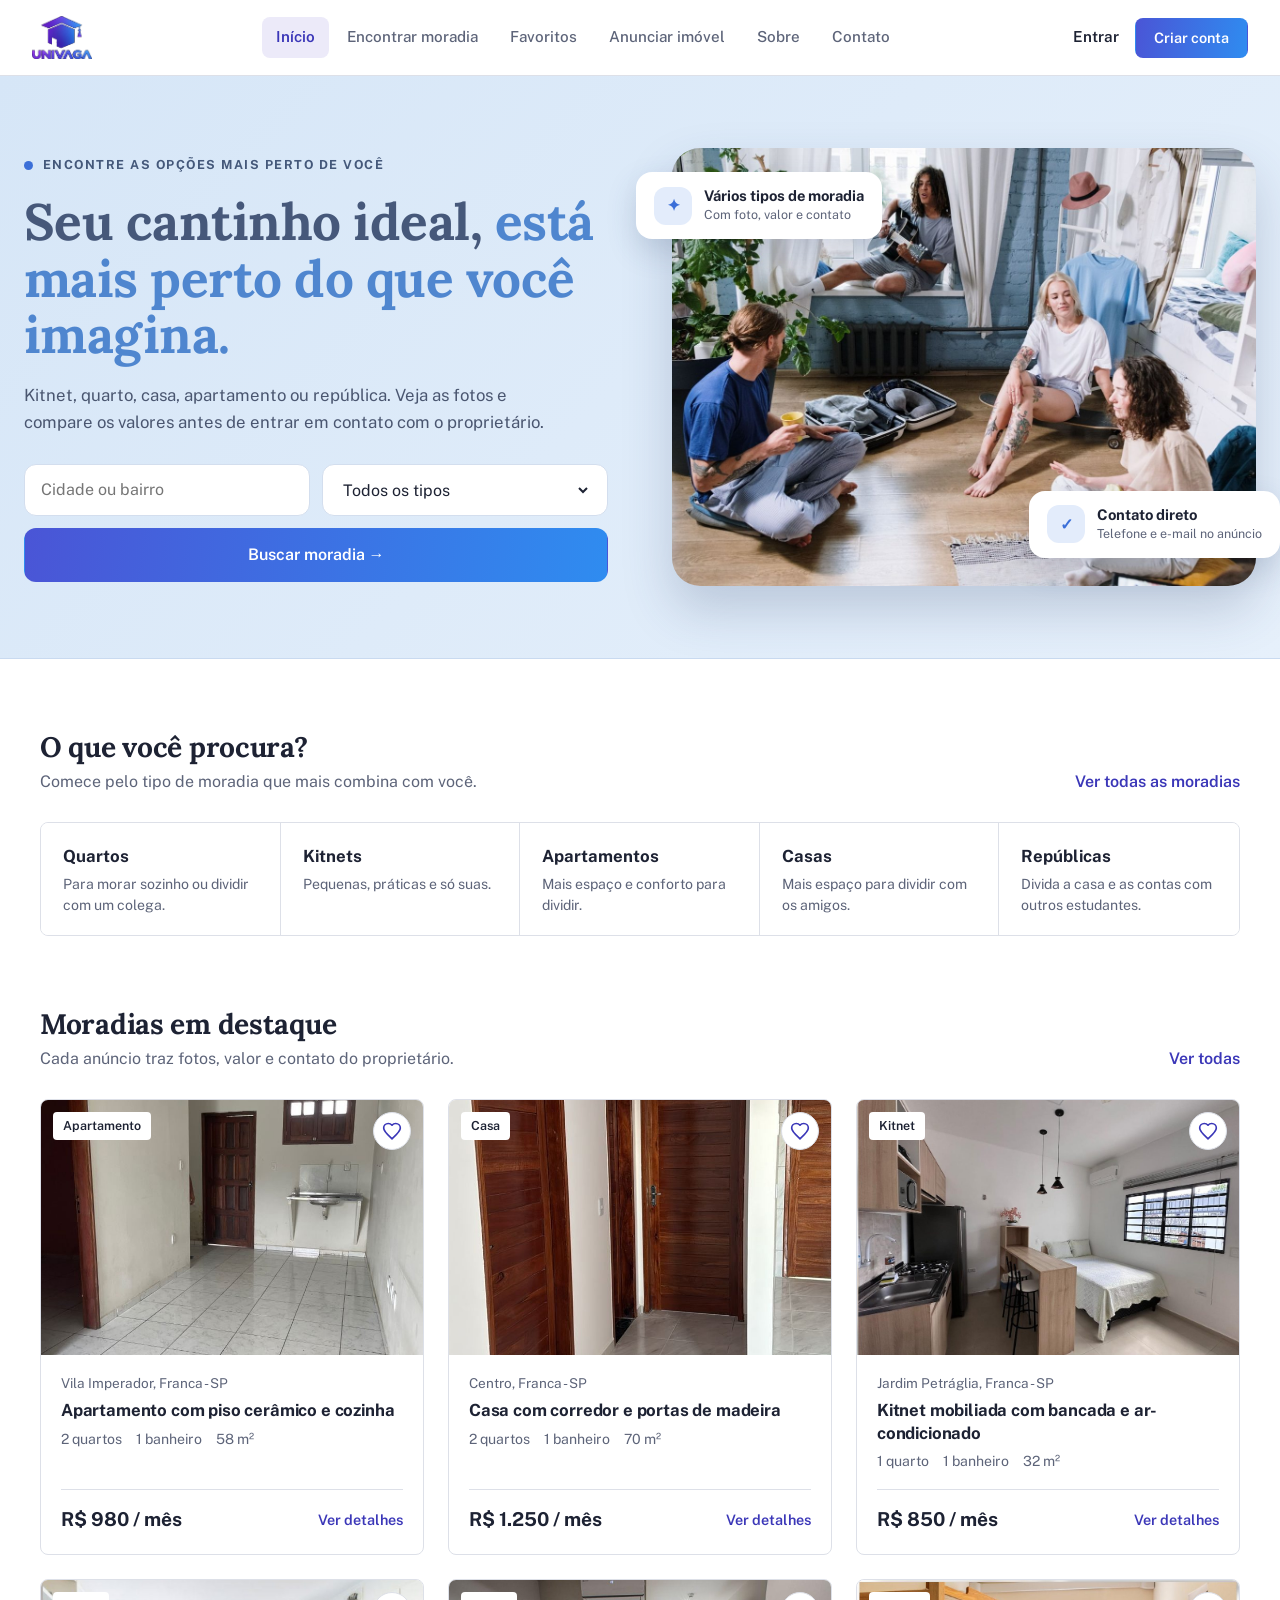
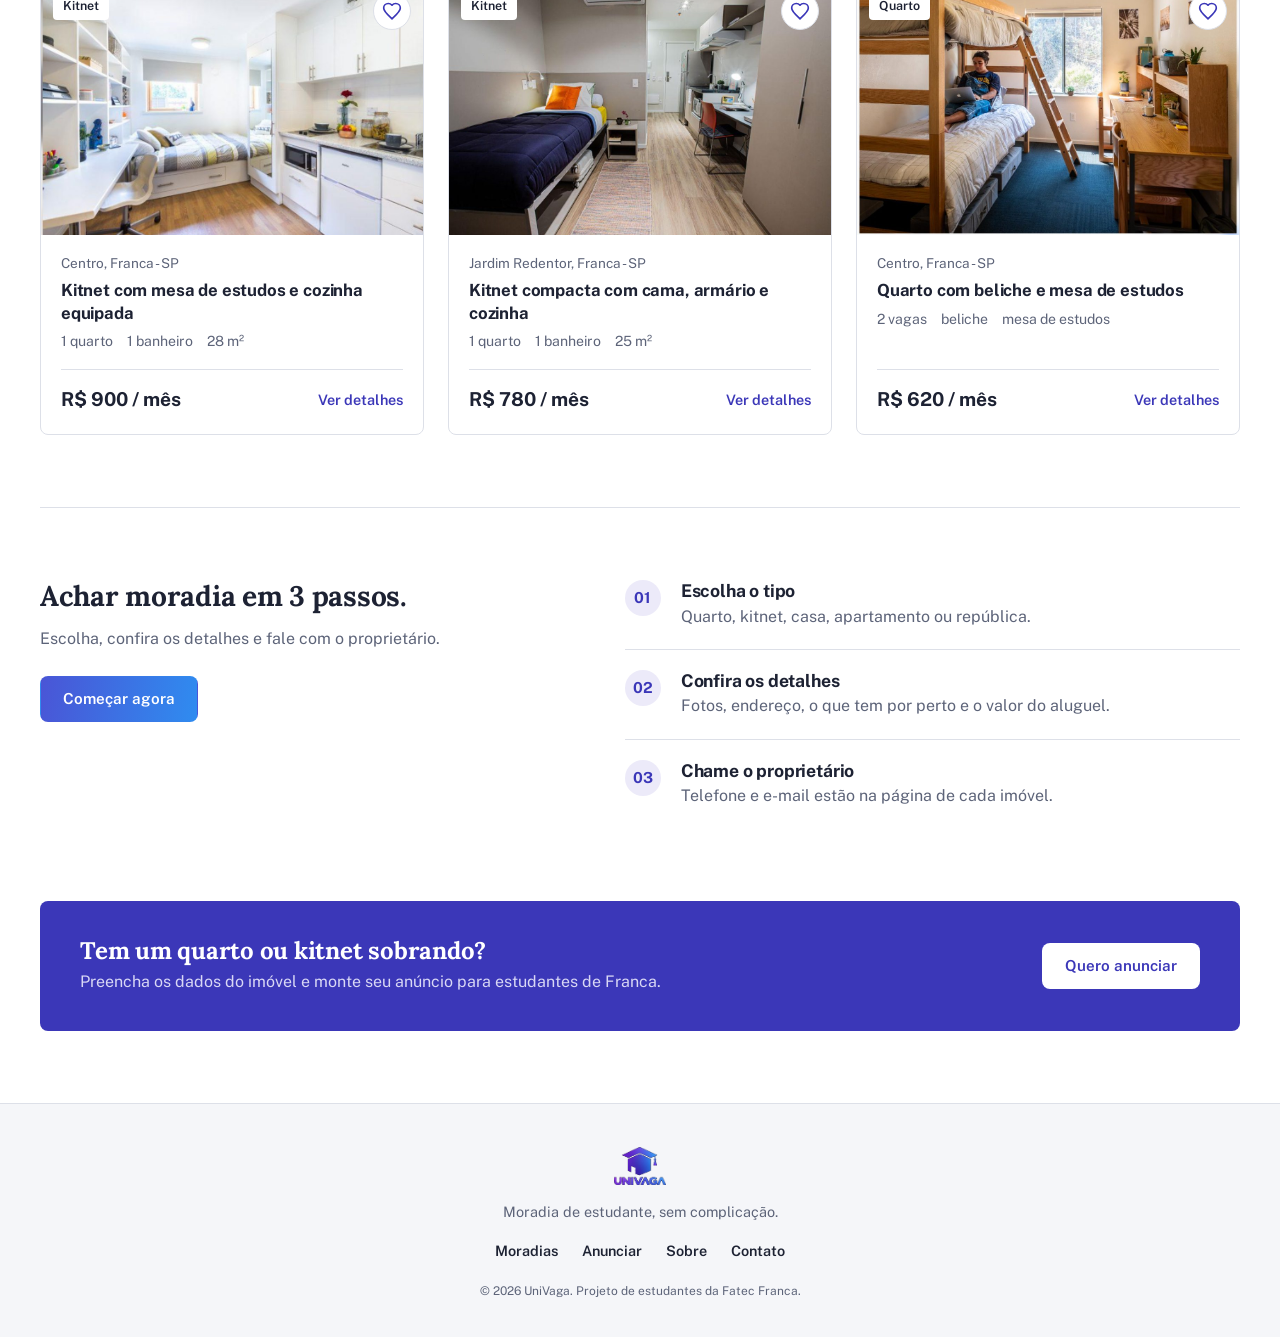
<file: index.html>
<!doctype html>
<html lang="pt-BR">
  <head>
    <meta charset="utf-8" />
    <meta name="viewport" content="width=device-width,initial-scale=1" />
    <title>Início — UniVaga</title>
    <link rel="preconnect" href="https://fonts.googleapis.com" />
    <link rel="preconnect" href="https://fonts.gstatic.com" crossorigin />
    <link href="https://fonts.googleapis.com/css2?family=Lora:wght@600;700&family=Public+Sans:wght@400;500;600;700&display=swap" rel="stylesheet" />
    <link rel="stylesheet" href="css/style.css" />
  </head>
  <body class="">
    <header class="site-header">
      <input type="checkbox" id="menu-check" class="menu-check" aria-hidden="true" /><a class="brand" href="index.html" aria-label="UniVaga início"><span class="brand-mark"><img src="foto/logo.png" alt="Logo UniVaga" /></span></a>
      <nav class="main-nav">
        <a class="active" href="index.html">Início</a><a href="buscar.html">Encontrar moradia</a><a href="favoritos.html">Favoritos</a><a href="anunciar.html">Anunciar imóvel</a><a href="sobre.html">Sobre</a><a href="contato.html">Contato</a>
      </nav>
      <div class="header-actions">
        <a class="text-link" href="login.html">Entrar</a><a class="btn btn-primary btn-small" href="cadastro.html">Criar conta</a><label class="menu-toggle" for="menu-check" aria-label="Abrir menu">☰</label>
      </div>
    </header>
    <main>
      <section class="hero">
        <div class="hero-copy">
          <span class="eyebrow"><span class="eyebrow-dot"></span>ENCONTRE AS OPÇÕES MAIS PERTO DE VOCÊ</span>
          <h1>Seu cantinho ideal, <em>está mais perto do que você imagina.</em></h1>
          <p>
            Kitnet, quarto, casa, apartamento ou república. Veja as fotos e compare
            os valores antes de entrar em contato com o proprietário.
          </p>
          <form class="hero-search" action="buscar.html" method="get">
            <label class="search-field"><input name="q" placeholder="Cidade ou bairro" /></label><label class="search-field"><select name="tipo">
                <option value="">Todos os tipos</option>
                <option>Quarto</option>
                <option>Kitnet</option>
                <option>Apartamento</option>
                <option>Casa</option>
                <option>República</option>
              </select></label><button class="btn btn-primary" type="submit">
              Buscar moradia →</button>
          </form>
        </div>
        <div class="hero-visual">
          <div class="hero-photo">
            <img class="main-photo" src="foto/hero-estudantes.jpg" alt="Estudantes conversando e tocando violão em um quarto compartilhado" />
          </div>
          <div class="floating-note note-top">
            <span class="note-icon">✦</span>
            <span><strong>Vários tipos de moradia</strong><small>Com foto, valor e contato</small></span>
          </div>
          <div class="floating-note note-bottom">
            <span class="note-icon">✓</span>
            <span><strong>Contato direto</strong><small>Telefone e e-mail no anúncio</small></span>
          </div>
        </div>
      </section>
      <section class="type-section section-wrap">
        <div class="section-heading">
          <div>
            <h2>O que você procura?</h2>
            <p>Comece pelo tipo de moradia que mais combina com você.</p>
          </div>
          <a class="arrow-link" href="buscar.html">Ver todas as moradias</a>
        </div>
        <div class="type-grid">
          <a class="type-card" href="buscar.html?tipo=Quarto"><strong>Quartos</strong><span>Para morar sozinho ou dividir com um colega.</span></a><a class="type-card" href="buscar.html?tipo=Kitnet"><strong>Kitnets</strong><span>Pequenas, práticas e só suas.</span></a><a class="type-card" href="buscar.html?tipo=Apartamento"><strong>Apartamentos</strong><span>Mais espaço e conforto para dividir.</span></a><a class="type-card" href="buscar.html?tipo=Casa"><strong>Casas</strong><span>Mais espaço para dividir com os amigos.</span></a><a class="type-card" href="buscar.html?tipo=República"><strong>Repúblicas</strong><span>Divida a casa e as contas com outros estudantes.</span></a>
        </div>
      </section>
      <section class="featured-section">
        <div class="section-wrap">
          <div class="section-heading">
            <div>
              <h2>Moradias em destaque</h2>
              <p>Cada anúncio traz fotos, valor e contato do proprietário.</p>
            </div>
            <a class="arrow-link" href="buscar.html">Ver todas</a>
          </div>
          <div class="listing-grid">
            <article class="listing-card" data-id="imovel-1" data-tipo="Apartamento" data-preco="980">
              <div class="listing-image">
                <img src="foto/cozinha-apartamento.jpg" alt="Apartamento iluminado" /><span class="listing-tag">Apartamento</span><button type="button" class="favorite-btn" data-fav="imovel-1" aria-pressed="false" aria-label="Salvar nos favoritos"><svg viewBox="0 0 24 24" width="20" height="20" aria-hidden="true"><path d="M12 21.35l-1.45-1.32C5.4 15.36 2 12.28 2 8.5 2 5.42 4.42 3 7.5 3c1.74 0 3.41.81 4.5 2.09C13.09 3.81 14.76 3 16.5 3 19.58 3 22 5.42 22 8.5c0 3.78-3.4 6.86-8.55 11.54L12 21.35z"/></svg></button>
              </div>
              <div class="listing-content">
                <div class="listing-location">
                  Vila Imperador, Franca - SP
                </div>
                <h3 class="listing-title">
                  Apartamento com piso cerâmico e cozinha
                </h3>
                <div class="listing-features">
                  <span>2 quartos</span><span>1 banheiro</span><span>58 m²</span>
                </div>
                <div class="listing-bottom">
                  <div class="listing-price">R$ 980 / mês</div>
                  <a class="detail-link" href="detalhes.html#imovel-1">Ver detalhes</a>
                </div>
              </div>
            </article>
            <article class="listing-card" data-id="imovel-2" data-tipo="Casa" data-preco="1250">
              <div class="listing-image">
                <img src="foto/casa-fachada-2.jpg" alt="Casa térrea em rua tranquila" /><span class="listing-tag">Casa</span><button type="button" class="favorite-btn" data-fav="imovel-2" aria-pressed="false" aria-label="Salvar nos favoritos"><svg viewBox="0 0 24 24" width="20" height="20" aria-hidden="true"><path d="M12 21.35l-1.45-1.32C5.4 15.36 2 12.28 2 8.5 2 5.42 4.42 3 7.5 3c1.74 0 3.41.81 4.5 2.09C13.09 3.81 14.76 3 16.5 3 19.58 3 22 5.42 22 8.5c0 3.78-3.4 6.86-8.55 11.54L12 21.35z"/></svg></button>
              </div>
              <div class="listing-content">
                <div class="listing-location">Centro, Franca - SP</div>
                <h3 class="listing-title">
                  Casa com corredor e portas de madeira
                </h3>
                <div class="listing-features">
                  <span>2 quartos</span><span>1 banheiro</span><span>70 m²</span>
                </div>
                <div class="listing-bottom">
                  <div class="listing-price">R$ 1.250 / mês</div>
                  <a class="detail-link" href="detalhes.html#imovel-2">Ver detalhes</a>
                </div>
              </div>
            </article>
            <article class="listing-card" data-id="imovel-3" data-tipo="Kitnet" data-preco="850">
              <div class="listing-image">
                <img src="foto/kitnet-1.jpg" alt="Kitnet mobiliada para estudante" /><span class="listing-tag">Kitnet</span><button type="button" class="favorite-btn" data-fav="imovel-3" aria-pressed="false" aria-label="Salvar nos favoritos"><svg viewBox="0 0 24 24" width="20" height="20" aria-hidden="true"><path d="M12 21.35l-1.45-1.32C5.4 15.36 2 12.28 2 8.5 2 5.42 4.42 3 7.5 3c1.74 0 3.41.81 4.5 2.09C13.09 3.81 14.76 3 16.5 3 19.58 3 22 5.42 22 8.5c0 3.78-3.4 6.86-8.55 11.54L12 21.35z"/></svg></button>
              </div>
              <div class="listing-content">
                <div class="listing-location">
                  Jardim Petráglia, Franca - SP
                </div>
                <h3 class="listing-title">
                  Kitnet mobiliada com bancada e ar-condicionado
                </h3>
                <div class="listing-features">
                  <span>1 quarto</span><span>1 banheiro</span><span>32 m²</span>
                </div>
                <div class="listing-bottom">
                  <div class="listing-price">R$ 850 / mês</div>
                  <a class="detail-link" href="detalhes.html#imovel-3">Ver detalhes</a>
                </div>
              </div>
            </article>
            <article class="listing-card" data-id="imovel-4" data-tipo="Kitnet" data-preco="900">
              <div class="listing-image">
                <img src="foto/kitnet-2.jpg" alt="Kitnet com espaço de estudo" /><span class="listing-tag">Kitnet</span><button type="button" class="favorite-btn" data-fav="imovel-4" aria-pressed="false" aria-label="Salvar nos favoritos"><svg viewBox="0 0 24 24" width="20" height="20" aria-hidden="true"><path d="M12 21.35l-1.45-1.32C5.4 15.36 2 12.28 2 8.5 2 5.42 4.42 3 7.5 3c1.74 0 3.41.81 4.5 2.09C13.09 3.81 14.76 3 16.5 3 19.58 3 22 5.42 22 8.5c0 3.78-3.4 6.86-8.55 11.54L12 21.35z"/></svg></button>
              </div>
              <div class="listing-content">
                <div class="listing-location">Centro, Franca - SP</div>
                <h3 class="listing-title">
                  Kitnet com mesa de estudos e cozinha equipada
                </h3>
                <div class="listing-features">
                  <span>1 quarto</span><span>1 banheiro</span><span>28 m²</span>
                </div>
                <div class="listing-bottom">
                  <div class="listing-price">R$ 900 / mês</div>
                  <a class="detail-link" href="detalhes.html#imovel-4">Ver detalhes</a>
                </div>
              </div>
            </article>
            <article class="listing-card" data-id="imovel-5" data-tipo="Kitnet" data-preco="780">
              <div class="listing-image">
                <img src="foto/kitnet-3.jpg" alt="Kitnet compacta e organizada" /><span class="listing-tag">Kitnet</span><button type="button" class="favorite-btn" data-fav="imovel-5" aria-pressed="false" aria-label="Salvar nos favoritos"><svg viewBox="0 0 24 24" width="20" height="20" aria-hidden="true"><path d="M12 21.35l-1.45-1.32C5.4 15.36 2 12.28 2 8.5 2 5.42 4.42 3 7.5 3c1.74 0 3.41.81 4.5 2.09C13.09 3.81 14.76 3 16.5 3 19.58 3 22 5.42 22 8.5c0 3.78-3.4 6.86-8.55 11.54L12 21.35z"/></svg></button>
              </div>
              <div class="listing-content">
                <div class="listing-location">
                  Jardim Redentor, Franca - SP
                </div>
                <h3 class="listing-title">
                  Kitnet compacta com cama, armário e cozinha
                </h3>
                <div class="listing-features">
                  <span>1 quarto</span><span>1 banheiro</span><span>25 m²</span>
                </div>
                <div class="listing-bottom">
                  <div class="listing-price">R$ 780 / mês</div>
                  <a class="detail-link" href="detalhes.html#imovel-5">Ver detalhes</a>
                </div>
              </div>
            </article>
            <article class="listing-card" data-id="imovel-6" data-tipo="Quarto" data-preco="620">
              <div class="listing-image">
                <img src="foto/quarto-compartilhado-1.jpg" alt="Quarto compartilhado" /><span class="listing-tag">Quarto</span><button type="button" class="favorite-btn" data-fav="imovel-6" aria-pressed="false" aria-label="Salvar nos favoritos"><svg viewBox="0 0 24 24" width="20" height="20" aria-hidden="true"><path d="M12 21.35l-1.45-1.32C5.4 15.36 2 12.28 2 8.5 2 5.42 4.42 3 7.5 3c1.74 0 3.41.81 4.5 2.09C13.09 3.81 14.76 3 16.5 3 19.58 3 22 5.42 22 8.5c0 3.78-3.4 6.86-8.55 11.54L12 21.35z"/></svg></button>
              </div>
              <div class="listing-content">
                <div class="listing-location">Centro, Franca - SP</div>
                <h3 class="listing-title">
                  Quarto com beliche e mesa de estudos
                </h3>
                <div class="listing-features">
                  <span>2 vagas</span><span>beliche</span><span>mesa de estudos</span>
                </div>
                <div class="listing-bottom">
                  <div class="listing-price">R$ 620 / mês</div>
                  <a class="detail-link" href="detalhes.html#imovel-6">Ver detalhes</a>
                </div>
              </div>
            </article>
          </div>
        </div>
      </section>
      <section class="steps-section section-wrap">
        <div class="steps-intro">
          <h2>Achar moradia em 3 passos.</h2>
          <p>Escolha, confira os detalhes e fale com o proprietário.</p>
          <a class="btn btn-primary" href="buscar.html">Começar agora</a>
        </div>
        <div class="steps-list">
          <article>
            <span class="step-number">01</span>
            <div>
              <h3>Escolha o tipo</h3>
              <p>Quarto, kitnet, casa, apartamento ou república.</p>
            </div>
          </article>
          <article>
            <span class="step-number">02</span>
            <div>
              <h3>Confira os detalhes</h3>
              <p>Fotos, endereço, o que tem por perto e o valor do aluguel.</p>
            </div>
          </article>
          <article>
            <span class="step-number">03</span>
            <div>
              <h3>Chame o proprietário</h3>
              <p>Telefone e e-mail estão na página de cada imóvel.</p>
            </div>
          </article>
        </div>
      </section>
      <section class="owner-cta">
        <div>
          <h2>Tem um quarto ou kitnet sobrando?</h2>
          <p>
            Preencha os dados do imóvel e monte seu anúncio para estudantes de
            Franca.
          </p>
        </div>
        <a class="btn btn-white" href="anunciar.html">Quero anunciar</a>
      </section>
    </main>
    <footer class="site-footer">
      <a class="brand footer-brand" href="index.html"><span class="brand-mark"><img src="foto/logo.png" alt="Logo UniVaga" /></span></a>
      <p>Moradia de estudante, sem complicação.</p>
      <div class="footer-links">
        <a href="buscar.html">Moradias</a><a href="anunciar.html">Anunciar</a><a href="sobre.html">Sobre</a><a href="contato.html">Contato</a>
      </div>
      <small>© 2026 UniVaga. Projeto de estudantes da Fatec Franca.</small>
    </footer>
    <script src="js/main.js" defer></script>
  </body>
</html>
</file>
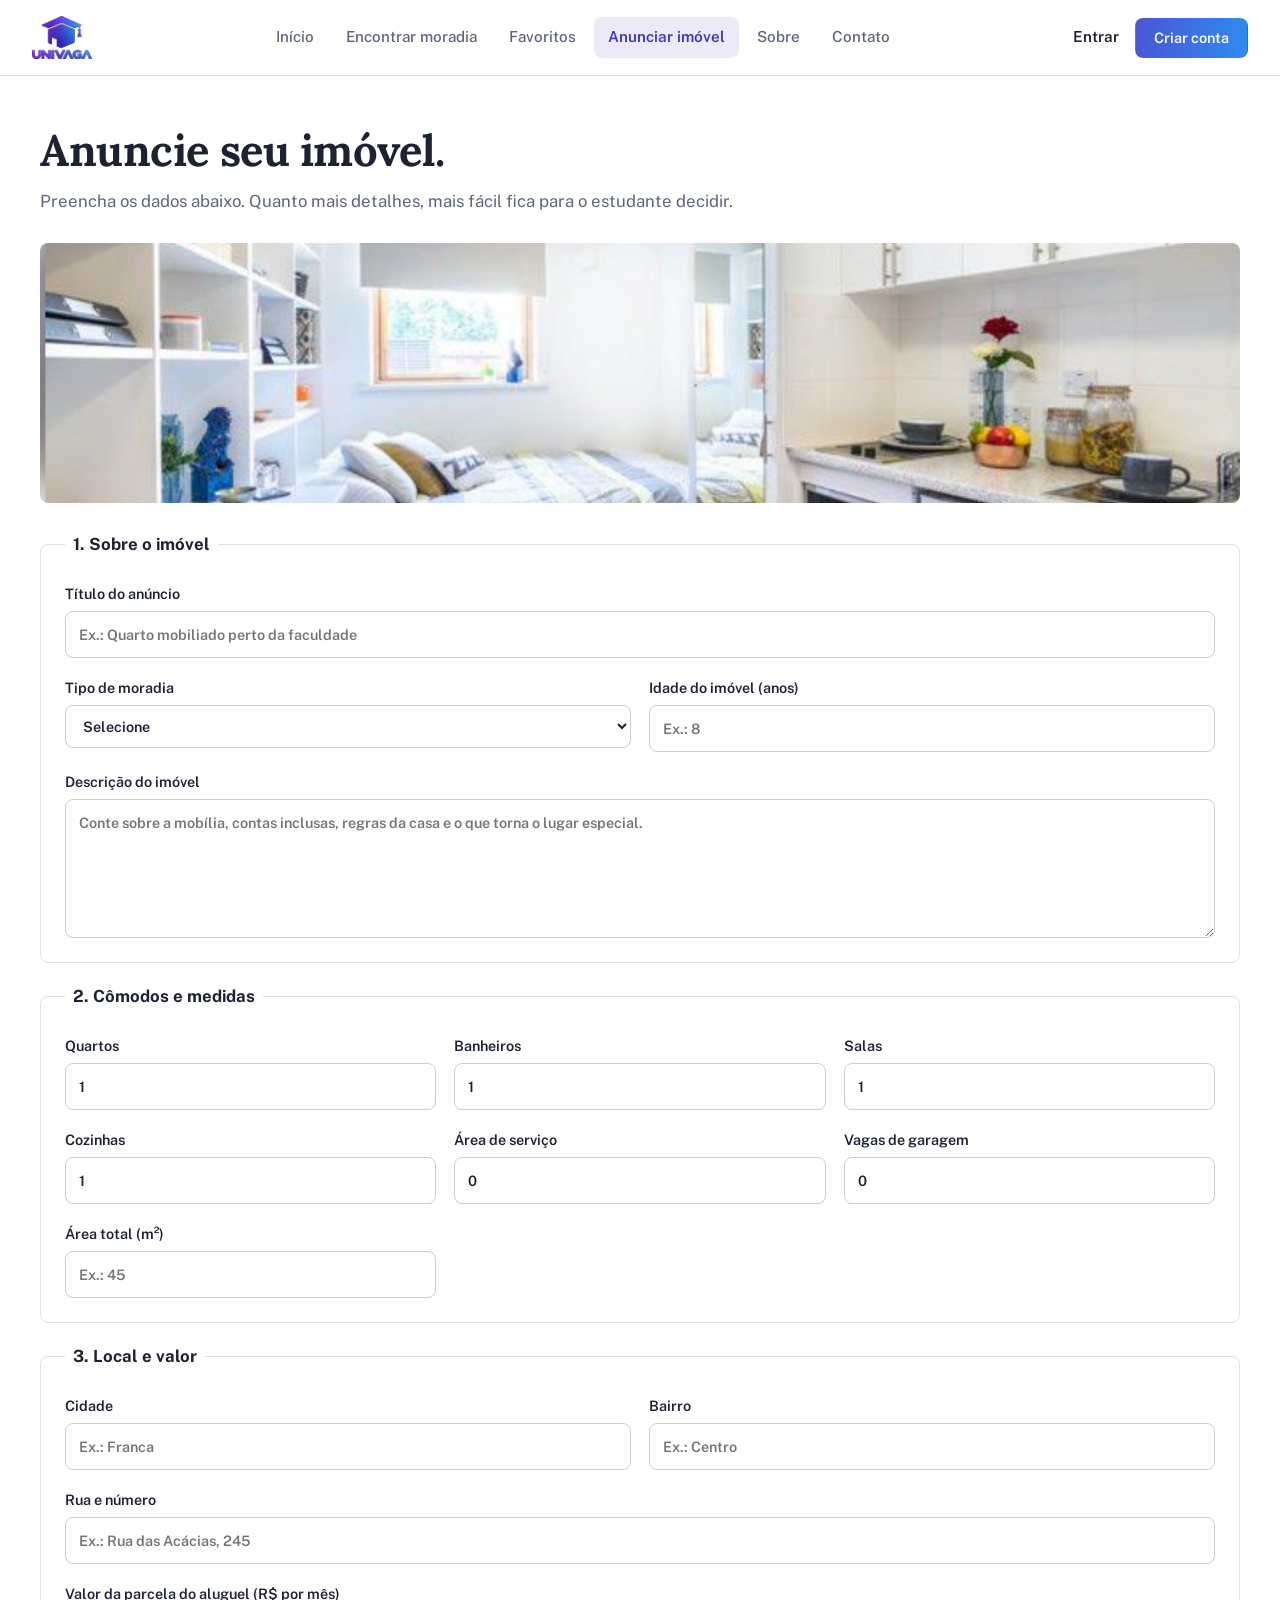
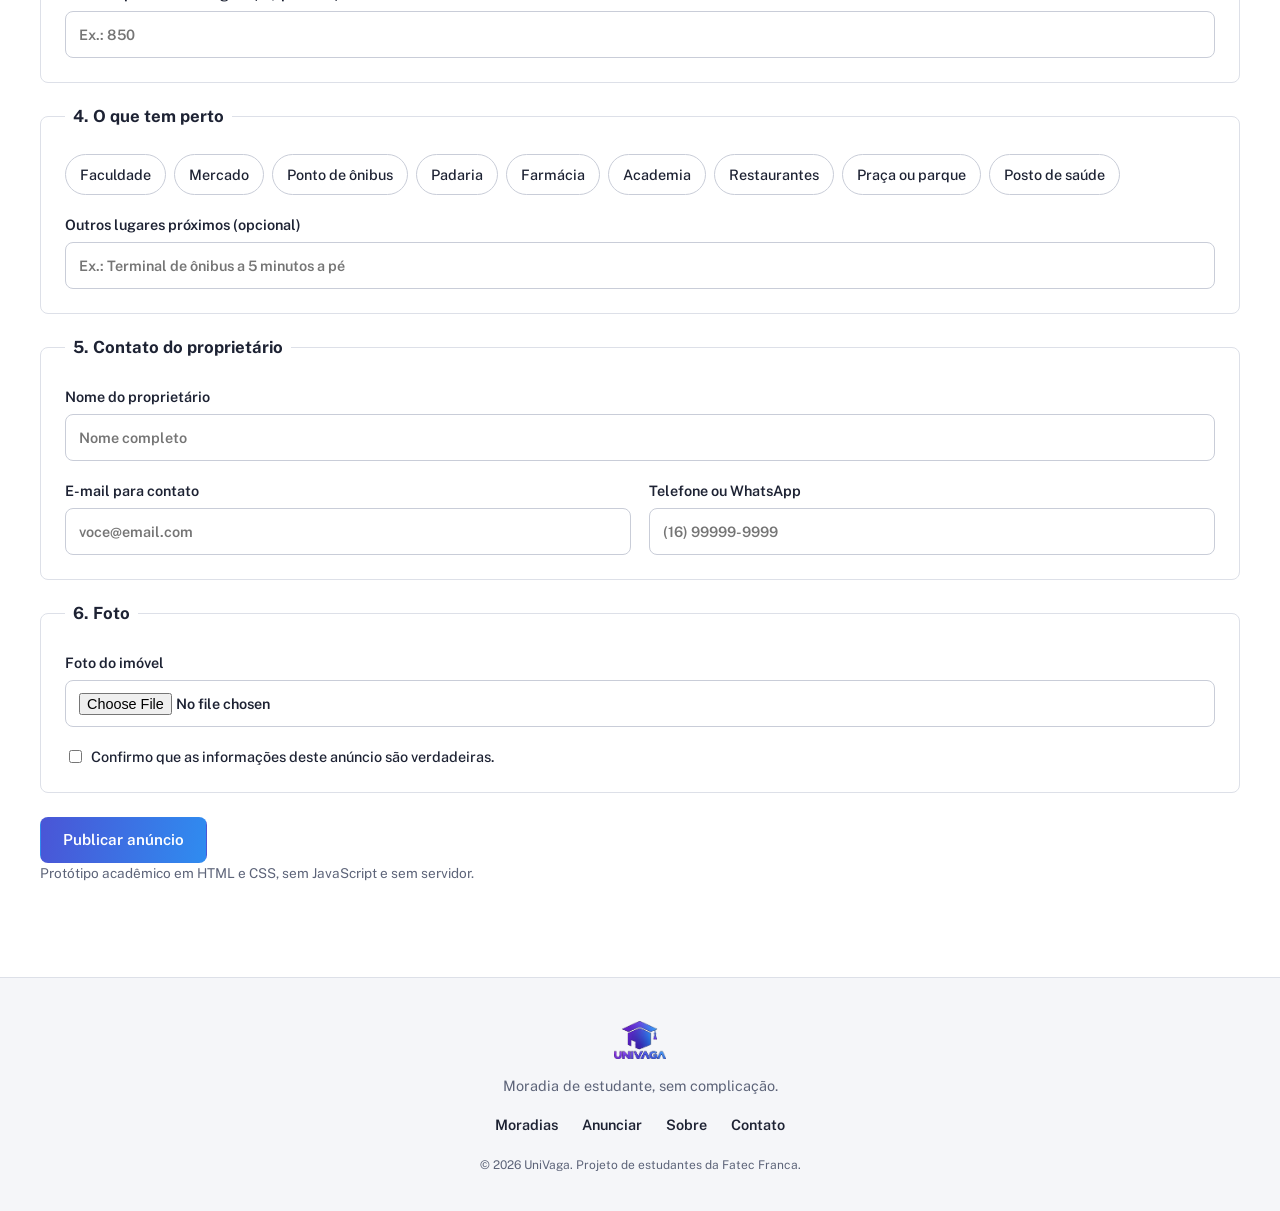
<file: anunciar.html>
<!doctype html>
<html lang="pt-BR">
  <head>
    <meta charset="utf-8" />
    <meta name="viewport" content="width=device-width,initial-scale=1" />
    <title>Anunciar moradia — UniVaga</title>
    <link rel="preconnect" href="https://fonts.googleapis.com" />
    <link rel="preconnect" href="https://fonts.gstatic.com" crossorigin />
    <link href="https://fonts.googleapis.com/css2?family=Lora:wght@600;700&family=Public+Sans:wght@400;500;600;700&display=swap" rel="stylesheet" />
    <link rel="stylesheet" href="css/style.css" />
  </head>
  <body class="">
    <header class="site-header">
      <input type="checkbox" id="menu-check" class="menu-check" aria-hidden="true" /><a class="brand" href="index.html" aria-label="UniVaga início"><span class="brand-mark"><img src="foto/logo.png" alt="Logo UniVaga" /></span></a>
      <nav class="main-nav">
        <a href="index.html">Início</a><a href="buscar.html">Encontrar moradia</a><a href="favoritos.html">Favoritos</a><a class="active" href="anunciar.html">Anunciar imóvel</a><a href="sobre.html">Sobre</a><a href="contato.html">Contato</a>
      </nav>
      <div class="header-actions">
        <a class="text-link" href="login.html">Entrar</a><a class="btn btn-primary btn-small" href="cadastro.html">Criar conta</a><label class="menu-toggle" for="menu-check" aria-label="Abrir menu">☰</label>
      </div>
    </header>
    <main class="page section-wrap narrow">
      <div class="page-heading">
        <h1>Anuncie seu imóvel.</h1>
        <p>
          Preencha os dados abaixo. Quanto mais detalhes, mais fácil fica para o
          estudante decidir.
        </p>
      </div>
    
      <img class="page-banner" src="foto/kitnet-2.jpg" alt="Kitnet com mesa de estudos, cama com gavetas e cozinha equipada" />
      <form class="form-card" data-demo="Anúncio salvo neste navegador. Este é um protótipo acadêmico sem servidor, então ele não aparece na busca." data-salvar action="buscar.html" method="get">
        <fieldset class="form-section">
          <legend>1. Sobre o imóvel</legend>
          <div class="form-grid">
            <label class="span-2">Título do anúncio<input name="titulo" required maxlength="90" placeholder="Ex.: Quarto mobiliado perto da faculdade" /></label><label>Tipo de moradia<select name="tipo" required>
                <option value="">Selecione</option>
                <option>Quarto</option>
                <option>Kitnet</option>
                <option>Apartamento</option>
                <option>Casa</option>
                <option>República</option>
              </select></label><label>Idade do imóvel (anos)<input name="idade" type="number" min="0" max="150" required placeholder="Ex.: 8" /></label><label class="span-2">Descrição do imóvel<textarea name="descricao" rows="5" required placeholder="Conte sobre a mobília, contas inclusas, regras da casa e o que torna o lugar especial."></textarea>
            </label>
          </div>
        </fieldset>
        <fieldset class="form-section">
          <legend>2. Cômodos e medidas</legend>
          <div class="form-grid form-grid-3">
            <label>Quartos<input name="quartos" type="number" min="1" required value="1" placeholder="Ex.: 2" /></label><label>Banheiros<input name="banheiros" type="number" min="1" required value="1" placeholder="Ex.: 1" /></label><label>Salas<input name="salas" type="number" min="0" required value="1" placeholder="Ex.: 1" /></label><label>Cozinhas<input name="cozinhas" type="number" min="0" required value="1" placeholder="Ex.: 1" /></label><label>Área de serviço<input name="area_servico" type="number" min="0" required value="0" placeholder="Ex.: 1" /></label><label>Vagas de garagem<input name="garagem" type="number" min="0" required value="0" placeholder="0 = não tem" /></label><label>Área total (m²)<input name="area_m2" type="number" min="1" required placeholder="Ex.: 45" step="0.5" /></label>
          </div>
        </fieldset>
        <fieldset class="form-section">
          <legend>3. Local e valor</legend>
          <div class="form-grid">
            <label>Cidade<input name="cidade" required placeholder="Ex.: Franca" /></label><label>Bairro<input name="bairro" required placeholder="Ex.: Centro" /></label><label class="span-2">Rua e número<input name="endereco" required placeholder="Ex.: Rua das Acácias, 245" /></label><label class="span-2">Valor da parcela do aluguel (R$ por mês)<input name="aluguel" type="number" min="1" step="0.01" required placeholder="Ex.: 850" /></label>
          </div>
        </fieldset>
        <fieldset class="form-section">
          <legend>4. O que tem perto</legend>
          <div class="check-grid">
            <label class="check-pill"><input type="checkbox" name="perto" value="faculdade" /><span>Faculdade</span></label><label class="check-pill"><input type="checkbox" name="perto" value="mercado" /><span>Mercado</span></label><label class="check-pill"><input type="checkbox" name="perto" value="onibus" /><span>Ponto de ônibus</span></label><label class="check-pill"><input type="checkbox" name="perto" value="padaria" /><span>Padaria</span></label><label class="check-pill"><input type="checkbox" name="perto" value="farmacia" /><span>Farmácia</span></label><label class="check-pill"><input type="checkbox" name="perto" value="academia" /><span>Academia</span></label><label class="check-pill"><input type="checkbox" name="perto" value="restaurantes" /><span>Restaurantes</span></label><label class="check-pill"><input type="checkbox" name="perto" value="praca" /><span>Praça ou parque</span></label><label class="check-pill"><input type="checkbox" name="perto" value="hospital" /><span>Posto de saúde</span></label>
          </div>
          <div class="form-grid" style="margin-top: 18px">
            <label class="span-2">Outros lugares próximos (opcional)<input name="perto_outros" placeholder="Ex.: Terminal de ônibus a 5 minutos a pé" /></label>
          </div>
        </fieldset>
        <fieldset class="form-section">
          <legend>5. Contato do proprietário</legend>
          <div class="form-grid">
            <label class="span-2">Nome do proprietário<input name="proprietario" required placeholder="Nome completo" /></label><label>E-mail para contato<input name="email_contato" type="email" required placeholder="voce@email.com" /></label><label>Telefone ou WhatsApp<input name="telefone" type="tel" required pattern="[0-9 ()+-]{10,16}" placeholder="(16) 99999-9999" /></label>
          </div>
        </fieldset>
        <fieldset class="form-section">
          <legend>6. Foto</legend>
          <div class="form-grid">
            <label class="span-2">Foto do imóvel<input name="foto" type="file" accept="image/*" /></label><label class="checkbox-label span-2"><input type="checkbox" required /> Confirmo que as informações
              deste anúncio são verdadeiras.</label>
          </div>
        </fieldset>
        <div class="form-actions">
          <button class="btn btn-primary" type="submit">
            Publicar anúncio</button>
          <p class="form-note">
            Protótipo acadêmico em HTML e CSS, sem JavaScript e sem servidor.
          </p>
        </div>
      </form>
    </main>
    <footer class="site-footer">
      <a class="brand footer-brand" href="index.html"><span class="brand-mark"><img src="foto/logo.png" alt="Logo UniVaga" /></span></a>
      <p>Moradia de estudante, sem complicação.</p>
      <div class="footer-links">
        <a href="buscar.html">Moradias</a><a href="anunciar.html">Anunciar</a><a href="sobre.html">Sobre</a><a href="contato.html">Contato</a>
      </div>
      <small>© 2026 UniVaga. Projeto de estudantes da Fatec Franca.</small>
    </footer>
    <script src="js/main.js" defer></script>
  </body>
</html>
</file>
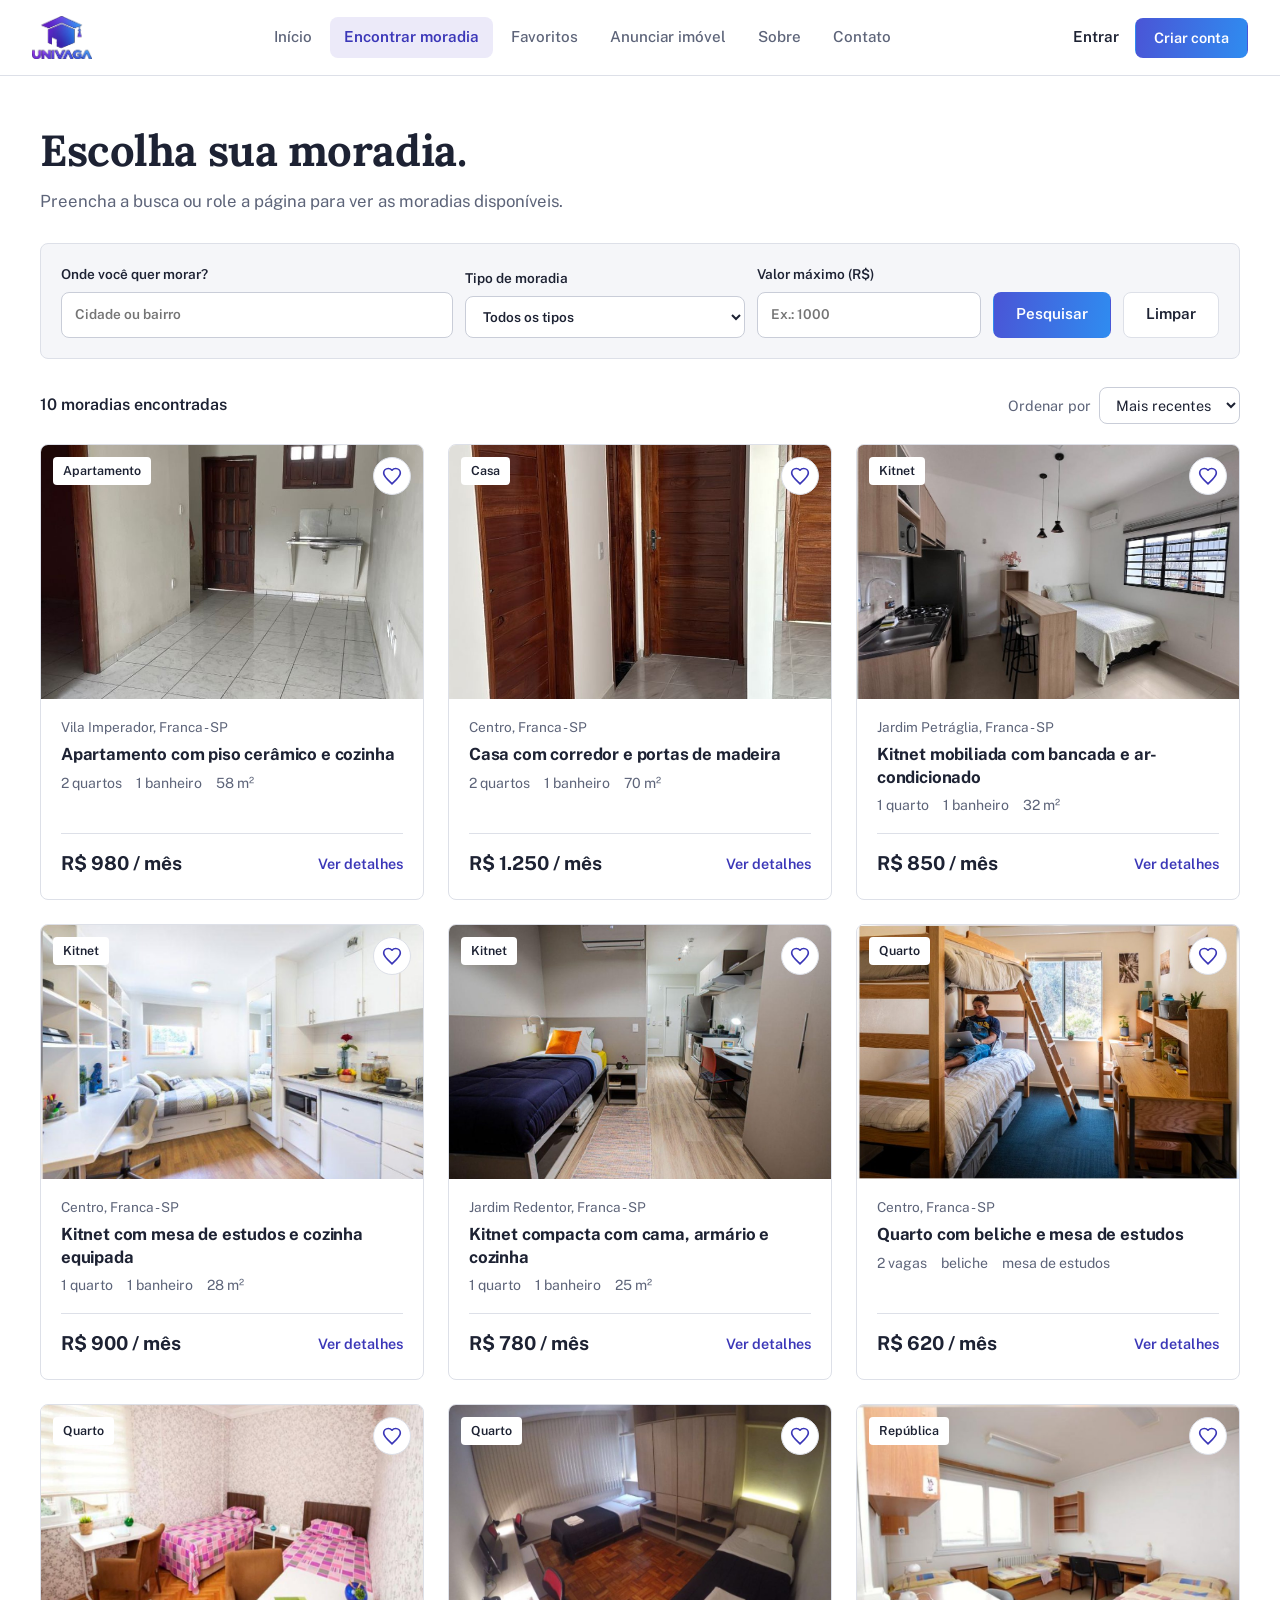
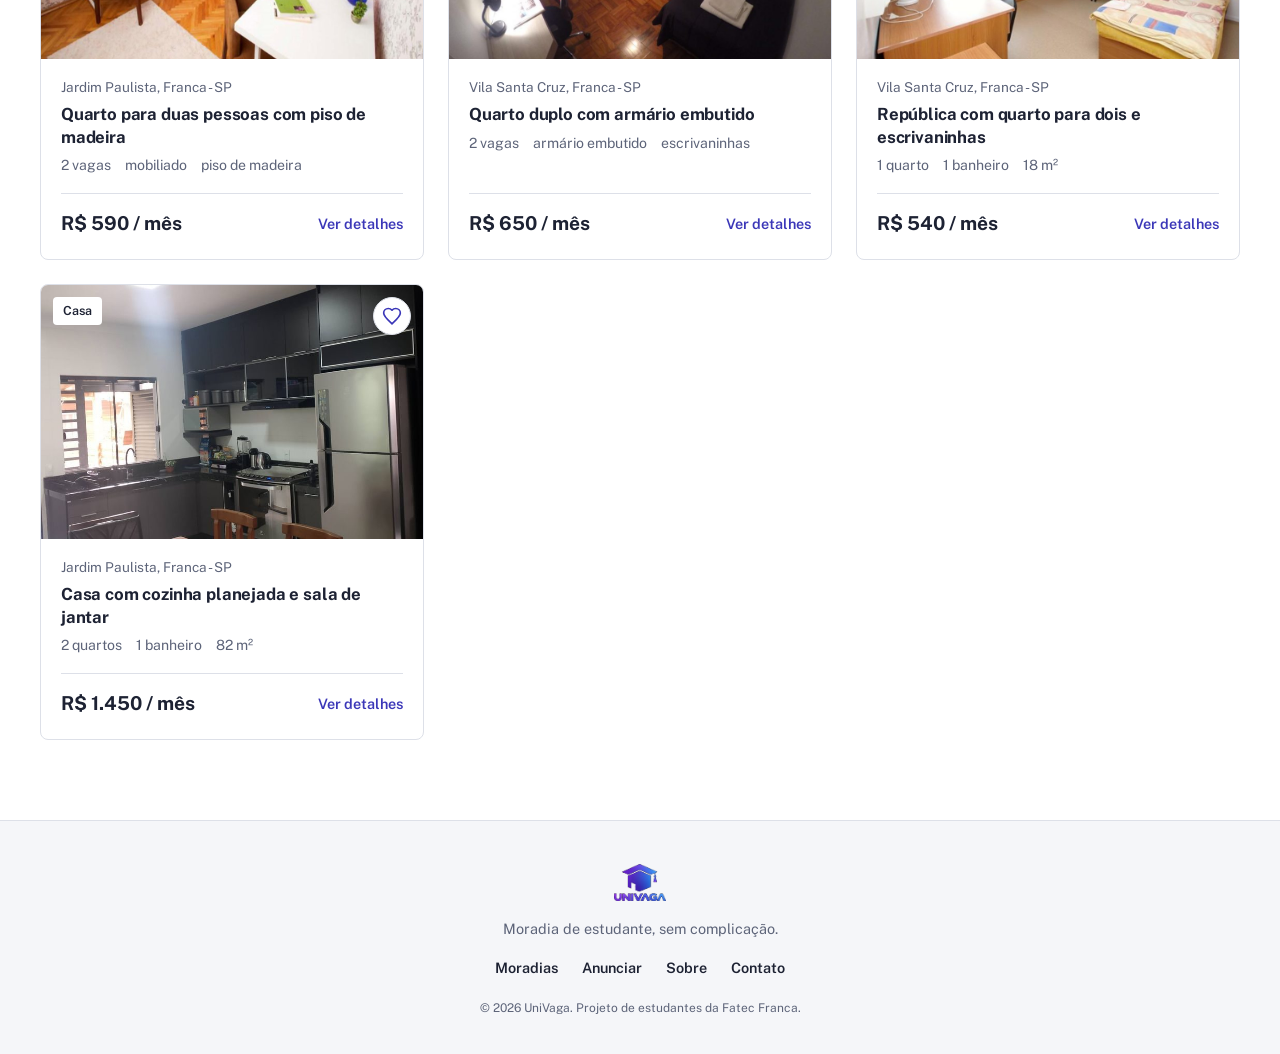
<file: buscar.html>
<!doctype html>
<html lang="pt-BR">
  <head>
    <meta charset="utf-8" />
    <meta name="viewport" content="width=device-width,initial-scale=1" />
    <title>Encontrar moradia — UniVaga</title>
    <link rel="preconnect" href="https://fonts.googleapis.com" />
    <link rel="preconnect" href="https://fonts.gstatic.com" crossorigin />
    <link href="https://fonts.googleapis.com/css2?family=Lora:wght@600;700&family=Public+Sans:wght@400;500;600;700&display=swap" rel="stylesheet" />
    <link rel="stylesheet" href="css/style.css" />
  </head>
  <body class="">
    <header class="site-header">
      <input type="checkbox" id="menu-check" class="menu-check" aria-hidden="true" /><a class="brand" href="index.html" aria-label="UniVaga início"><span class="brand-mark"><img src="foto/logo.png" alt="Logo UniVaga" /></span></a>
      <nav class="main-nav">
        <a href="index.html">Início</a><a class="active" href="buscar.html">Encontrar moradia</a><a href="favoritos.html">Favoritos</a><a href="anunciar.html">Anunciar imóvel</a><a href="sobre.html">Sobre</a><a href="contato.html">Contato</a>
      </nav>
      <div class="header-actions">
        <a class="text-link" href="login.html">Entrar</a><a class="btn btn-primary btn-small" href="cadastro.html">Criar conta</a><label class="menu-toggle" for="menu-check" aria-label="Abrir menu">☰</label>
      </div>
    </header>
    <main class="page section-wrap">
      <div class="page-heading">
        <h1>Escolha sua moradia.</h1>
        <p>
          Preencha a busca ou role a página para ver as moradias disponíveis.
        </p>
      </div>
      <form class="filter-panel" id="form-busca" action="buscar.html" method="get">
        <label>Onde você quer morar?<input name="q" placeholder="Cidade ou bairro" /></label><label>Tipo de moradia<select name="tipo">
            <option value="">Todos os tipos</option>
            <option>Quarto</option>
            <option>Kitnet</option>
            <option>Apartamento</option>
            <option>Casa</option>
            <option>República</option>
          </select></label><label>Valor máximo (R$)<input type="number" min="0" name="preco" placeholder="Ex.: 1000" /></label><button class="btn btn-primary" type="submit">Pesquisar</button><a class="btn btn-quiet" href="buscar.html">Limpar</a>
      </form>
      <div class="results-meta">
        <p id="contagem" aria-live="polite">10 moradias encontradas</p>
        <label class="sort-label">Ordenar por
          <select id="ordenar">
            <option value="recentes">Mais recentes</option>
            <option value="menor">Menor preço</option>
            <option value="maior">Maior preço</option>
          </select>
        </label>
      </div>
      <div class="listing-grid" id="listagem">
        <article class="listing-card" data-id="imovel-1" data-tipo="Apartamento" data-preco="980">
          <div class="listing-image">
            <img src="foto/cozinha-apartamento.jpg" alt="Apartamento iluminado" /><span class="listing-tag">Apartamento</span><button type="button" class="favorite-btn" data-fav="imovel-1" aria-pressed="false" aria-label="Salvar nos favoritos"><svg viewBox="0 0 24 24" width="20" height="20" aria-hidden="true"><path d="M12 21.35l-1.45-1.32C5.4 15.36 2 12.28 2 8.5 2 5.42 4.42 3 7.5 3c1.74 0 3.41.81 4.5 2.09C13.09 3.81 14.76 3 16.5 3 19.58 3 22 5.42 22 8.5c0 3.78-3.4 6.86-8.55 11.54L12 21.35z"/></svg></button>
          </div>
          <div class="listing-content">
            <div class="listing-location">Vila Imperador, Franca - SP</div>
            <h3 class="listing-title">
              Apartamento com piso cerâmico e cozinha
            </h3>
            <div class="listing-features">
              <span>2 quartos</span><span>1 banheiro</span><span>58 m²</span>
            </div>
            <div class="listing-bottom">
              <div class="listing-price">R$ 980 / mês</div>
              <a class="detail-link" href="detalhes.html#imovel-1">Ver detalhes</a>
            </div>
          </div>
        </article>
        <article class="listing-card" data-id="imovel-2" data-tipo="Casa" data-preco="1250">
          <div class="listing-image">
            <img src="foto/casa-fachada-2.jpg" alt="Casa térrea em rua tranquila" /><span class="listing-tag">Casa</span><button type="button" class="favorite-btn" data-fav="imovel-2" aria-pressed="false" aria-label="Salvar nos favoritos"><svg viewBox="0 0 24 24" width="20" height="20" aria-hidden="true"><path d="M12 21.35l-1.45-1.32C5.4 15.36 2 12.28 2 8.5 2 5.42 4.42 3 7.5 3c1.74 0 3.41.81 4.5 2.09C13.09 3.81 14.76 3 16.5 3 19.58 3 22 5.42 22 8.5c0 3.78-3.4 6.86-8.55 11.54L12 21.35z"/></svg></button>
          </div>
          <div class="listing-content">
            <div class="listing-location">Centro, Franca - SP</div>
            <h3 class="listing-title">Casa com corredor e portas de madeira</h3>
            <div class="listing-features">
              <span>2 quartos</span><span>1 banheiro</span><span>70 m²</span>
            </div>
            <div class="listing-bottom">
              <div class="listing-price">R$ 1.250 / mês</div>
              <a class="detail-link" href="detalhes.html#imovel-2">Ver detalhes</a>
            </div>
          </div>
        </article>
        <article class="listing-card" data-id="imovel-3" data-tipo="Kitnet" data-preco="850">
          <div class="listing-image">
            <img src="foto/kitnet-1.jpg" alt="Kitnet mobiliada para estudante" /><span class="listing-tag">Kitnet</span><button type="button" class="favorite-btn" data-fav="imovel-3" aria-pressed="false" aria-label="Salvar nos favoritos"><svg viewBox="0 0 24 24" width="20" height="20" aria-hidden="true"><path d="M12 21.35l-1.45-1.32C5.4 15.36 2 12.28 2 8.5 2 5.42 4.42 3 7.5 3c1.74 0 3.41.81 4.5 2.09C13.09 3.81 14.76 3 16.5 3 19.58 3 22 5.42 22 8.5c0 3.78-3.4 6.86-8.55 11.54L12 21.35z"/></svg></button>
          </div>
          <div class="listing-content">
            <div class="listing-location">Jardim Petráglia, Franca - SP</div>
            <h3 class="listing-title">
              Kitnet mobiliada com bancada e ar-condicionado
            </h3>
            <div class="listing-features">
              <span>1 quarto</span><span>1 banheiro</span><span>32 m²</span>
            </div>
            <div class="listing-bottom">
              <div class="listing-price">R$ 850 / mês</div>
              <a class="detail-link" href="detalhes.html#imovel-3">Ver detalhes</a>
            </div>
          </div>
        </article>
        <article class="listing-card" data-id="imovel-4" data-tipo="Kitnet" data-preco="900">
          <div class="listing-image">
            <img src="foto/kitnet-2.jpg" alt="Kitnet com espaço de estudo" /><span class="listing-tag">Kitnet</span><button type="button" class="favorite-btn" data-fav="imovel-4" aria-pressed="false" aria-label="Salvar nos favoritos"><svg viewBox="0 0 24 24" width="20" height="20" aria-hidden="true"><path d="M12 21.35l-1.45-1.32C5.4 15.36 2 12.28 2 8.5 2 5.42 4.42 3 7.5 3c1.74 0 3.41.81 4.5 2.09C13.09 3.81 14.76 3 16.5 3 19.58 3 22 5.42 22 8.5c0 3.78-3.4 6.86-8.55 11.54L12 21.35z"/></svg></button>
          </div>
          <div class="listing-content">
            <div class="listing-location">Centro, Franca - SP</div>
            <h3 class="listing-title">
              Kitnet com mesa de estudos e cozinha equipada
            </h3>
            <div class="listing-features">
              <span>1 quarto</span><span>1 banheiro</span><span>28 m²</span>
            </div>
            <div class="listing-bottom">
              <div class="listing-price">R$ 900 / mês</div>
              <a class="detail-link" href="detalhes.html#imovel-4">Ver detalhes</a>
            </div>
          </div>
        </article>
        <article class="listing-card" data-id="imovel-5" data-tipo="Kitnet" data-preco="780">
          <div class="listing-image">
            <img src="foto/kitnet-3.jpg" alt="Kitnet compacta e organizada" /><span class="listing-tag">Kitnet</span><button type="button" class="favorite-btn" data-fav="imovel-5" aria-pressed="false" aria-label="Salvar nos favoritos"><svg viewBox="0 0 24 24" width="20" height="20" aria-hidden="true"><path d="M12 21.35l-1.45-1.32C5.4 15.36 2 12.28 2 8.5 2 5.42 4.42 3 7.5 3c1.74 0 3.41.81 4.5 2.09C13.09 3.81 14.76 3 16.5 3 19.58 3 22 5.42 22 8.5c0 3.78-3.4 6.86-8.55 11.54L12 21.35z"/></svg></button>
          </div>
          <div class="listing-content">
            <div class="listing-location">Jardim Redentor, Franca - SP</div>
            <h3 class="listing-title">
              Kitnet compacta com cama, armário e cozinha
            </h3>
            <div class="listing-features">
              <span>1 quarto</span><span>1 banheiro</span><span>25 m²</span>
            </div>
            <div class="listing-bottom">
              <div class="listing-price">R$ 780 / mês</div>
              <a class="detail-link" href="detalhes.html#imovel-5">Ver detalhes</a>
            </div>
          </div>
        </article>
        <article class="listing-card" data-id="imovel-6" data-tipo="Quarto" data-preco="620">
          <div class="listing-image">
            <img src="foto/quarto-compartilhado-1.jpg" alt="Quarto compartilhado" /><span class="listing-tag">Quarto</span><button type="button" class="favorite-btn" data-fav="imovel-6" aria-pressed="false" aria-label="Salvar nos favoritos"><svg viewBox="0 0 24 24" width="20" height="20" aria-hidden="true"><path d="M12 21.35l-1.45-1.32C5.4 15.36 2 12.28 2 8.5 2 5.42 4.42 3 7.5 3c1.74 0 3.41.81 4.5 2.09C13.09 3.81 14.76 3 16.5 3 19.58 3 22 5.42 22 8.5c0 3.78-3.4 6.86-8.55 11.54L12 21.35z"/></svg></button>
          </div>
          <div class="listing-content">
            <div class="listing-location">Centro, Franca - SP</div>
            <h3 class="listing-title">Quarto com beliche e mesa de estudos</h3>
            <div class="listing-features">
              <span>2 vagas</span><span>beliche</span><span>mesa de estudos</span>
            </div>
            <div class="listing-bottom">
              <div class="listing-price">R$ 620 / mês</div>
              <a class="detail-link" href="detalhes.html#imovel-6">Ver detalhes</a>
            </div>
          </div>
        </article>
        <article class="listing-card" data-id="imovel-7" data-tipo="Quarto" data-preco="590">
          <div class="listing-image">
            <img src="foto/quarto-compartilhado-2.jpg" alt="Quarto compartilhado mobiliado" /><span class="listing-tag">Quarto</span><button type="button" class="favorite-btn" data-fav="imovel-7" aria-pressed="false" aria-label="Salvar nos favoritos"><svg viewBox="0 0 24 24" width="20" height="20" aria-hidden="true"><path d="M12 21.35l-1.45-1.32C5.4 15.36 2 12.28 2 8.5 2 5.42 4.42 3 7.5 3c1.74 0 3.41.81 4.5 2.09C13.09 3.81 14.76 3 16.5 3 19.58 3 22 5.42 22 8.5c0 3.78-3.4 6.86-8.55 11.54L12 21.35z"/></svg></button>
          </div>
          <div class="listing-content">
            <div class="listing-location">Jardim Paulista, Franca - SP</div>
            <h3 class="listing-title">
              Quarto para duas pessoas com piso de madeira
            </h3>
            <div class="listing-features">
              <span>2 vagas</span><span>mobiliado</span><span>piso de madeira</span>
            </div>
            <div class="listing-bottom">
              <div class="listing-price">R$ 590 / mês</div>
              <a class="detail-link" href="detalhes.html#imovel-7">Ver detalhes</a>
            </div>
          </div>
        </article>
        <article class="listing-card" data-id="imovel-8" data-tipo="Quarto" data-preco="650">
          <div class="listing-image">
            <img src="foto/quarto-compartilhado-3.jpg" alt="Quarto compartilhado perto da faculdade" /><span class="listing-tag">Quarto</span><button type="button" class="favorite-btn" data-fav="imovel-8" aria-pressed="false" aria-label="Salvar nos favoritos"><svg viewBox="0 0 24 24" width="20" height="20" aria-hidden="true"><path d="M12 21.35l-1.45-1.32C5.4 15.36 2 12.28 2 8.5 2 5.42 4.42 3 7.5 3c1.74 0 3.41.81 4.5 2.09C13.09 3.81 14.76 3 16.5 3 19.58 3 22 5.42 22 8.5c0 3.78-3.4 6.86-8.55 11.54L12 21.35z"/></svg></button>
          </div>
          <div class="listing-content">
            <div class="listing-location">Vila Santa Cruz, Franca - SP</div>
            <h3 class="listing-title">Quarto duplo com armário embutido</h3>
            <div class="listing-features">
              <span>2 vagas</span><span>armário embutido</span><span>escrivaninhas</span>
            </div>
            <div class="listing-bottom">
              <div class="listing-price">R$ 650 / mês</div>
              <a class="detail-link" href="detalhes.html#imovel-8">Ver detalhes</a>
            </div>
          </div>
        </article>
        <article class="listing-card" data-id="imovel-9" data-tipo="República" data-preco="540">
          <div class="listing-image">
            <img src="foto/quarto-compartilhado-4.jpg" alt="República estudantil" /><span class="listing-tag">República</span><button type="button" class="favorite-btn" data-fav="imovel-9" aria-pressed="false" aria-label="Salvar nos favoritos"><svg viewBox="0 0 24 24" width="20" height="20" aria-hidden="true"><path d="M12 21.35l-1.45-1.32C5.4 15.36 2 12.28 2 8.5 2 5.42 4.42 3 7.5 3c1.74 0 3.41.81 4.5 2.09C13.09 3.81 14.76 3 16.5 3 19.58 3 22 5.42 22 8.5c0 3.78-3.4 6.86-8.55 11.54L12 21.35z"/></svg></button>
          </div>
          <div class="listing-content">
            <div class="listing-location">Vila Santa Cruz, Franca - SP</div>
            <h3 class="listing-title">
              República com quarto para dois e escrivaninhas
            </h3>
            <div class="listing-features">
              <span>1 quarto</span><span>1 banheiro</span><span>18 m²</span>
            </div>
            <div class="listing-bottom">
              <div class="listing-price">R$ 540 / mês</div>
              <a class="detail-link" href="detalhes.html#imovel-9">Ver detalhes</a>
            </div>
          </div>
        </article>
        <article class="listing-card" data-id="imovel-10" data-tipo="Casa" data-preco="1450">
          <div class="listing-image">
            <img src="foto/casa-fachada-1.jpg" alt="Casa com quintal e garagem" /><span class="listing-tag">Casa</span><button type="button" class="favorite-btn" data-fav="imovel-10" aria-pressed="false" aria-label="Salvar nos favoritos"><svg viewBox="0 0 24 24" width="20" height="20" aria-hidden="true"><path d="M12 21.35l-1.45-1.32C5.4 15.36 2 12.28 2 8.5 2 5.42 4.42 3 7.5 3c1.74 0 3.41.81 4.5 2.09C13.09 3.81 14.76 3 16.5 3 19.58 3 22 5.42 22 8.5c0 3.78-3.4 6.86-8.55 11.54L12 21.35z"/></svg></button>
          </div>
          <div class="listing-content">
            <div class="listing-location">Jardim Paulista, Franca - SP</div>
            <h3 class="listing-title">
              Casa com cozinha planejada e sala de jantar
            </h3>
            <div class="listing-features">
              <span>2 quartos</span><span>1 banheiro</span><span>82 m²</span>
            </div>
            <div class="listing-bottom">
              <div class="listing-price">R$ 1.450 / mês</div>
              <a class="detail-link" href="detalhes.html#imovel-10">Ver detalhes</a>
            </div>
          </div>
        </article>
      </div>
      <div class="empty-state" id="sem-resultados" hidden>
        <h2>Nenhuma moradia encontrada</h2>
        <p>Tente outro bairro, escolha “Todos os tipos” ou aumente o valor máximo.</p>
        <a class="btn btn-quiet" href="buscar.html">Limpar filtros</a>
      </div>
    </main>
    <footer class="site-footer">
      <a class="brand footer-brand" href="index.html"><span class="brand-mark"><img src="foto/logo.png" alt="Logo UniVaga" /></span></a>
      <p>Moradia de estudante, sem complicação.</p>
      <div class="footer-links">
        <a href="buscar.html">Moradias</a><a href="anunciar.html">Anunciar</a><a href="sobre.html">Sobre</a><a href="contato.html">Contato</a>
      </div>
      <small>© 2026 UniVaga. Projeto de estudantes da Fatec Franca.</small>
    </footer>
    <script src="js/main.js" defer></script>
  </body>
</html>
</file>
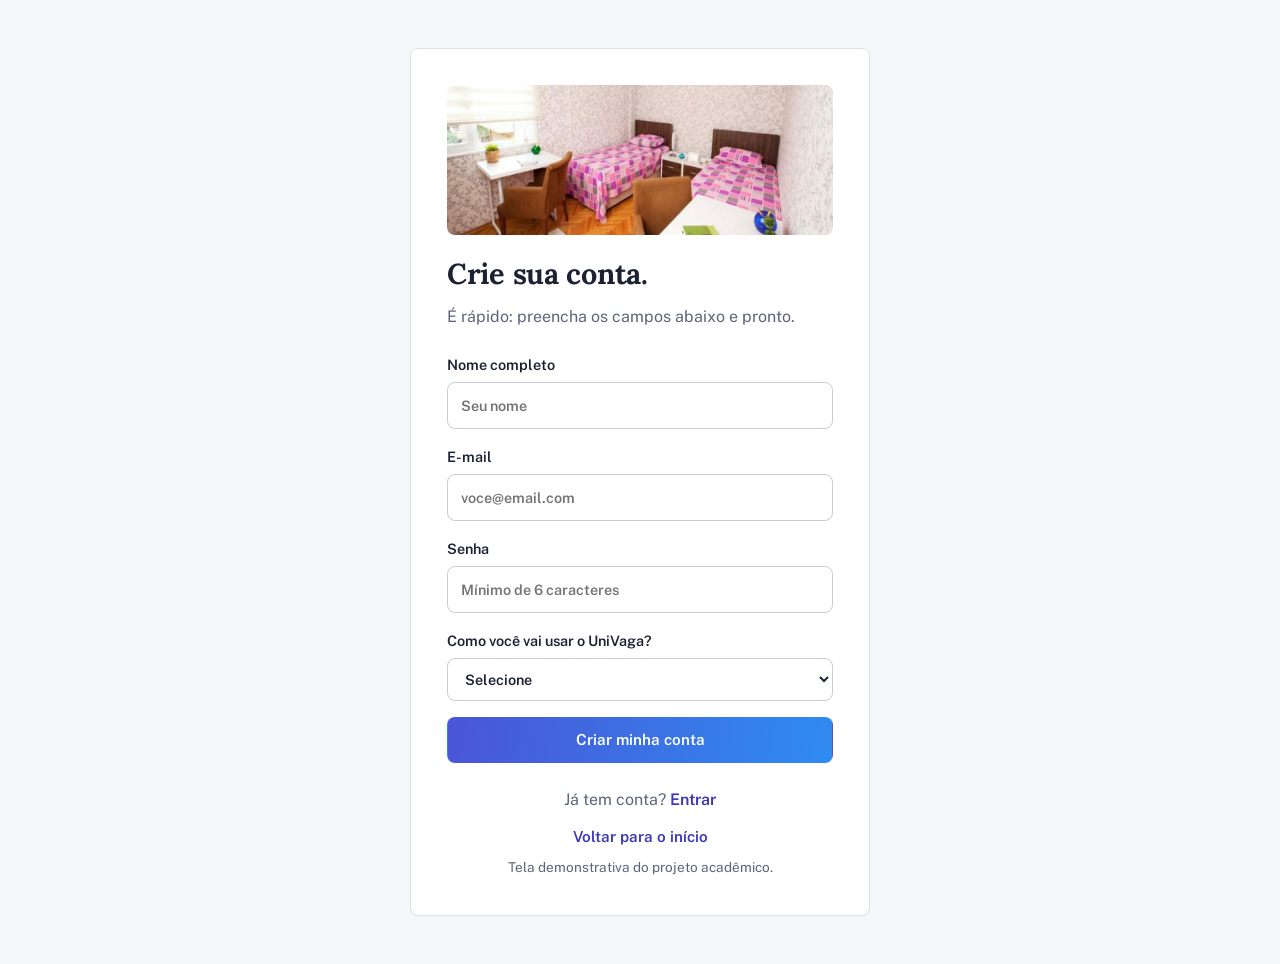
<file: cadastro.html>
<!doctype html>
<html lang="pt-BR">
  <head>
    <meta charset="utf-8" />
    <meta name="viewport" content="width=device-width,initial-scale=1" />
    <title>Criar conta — UniVaga</title>
    <link rel="preconnect" href="https://fonts.googleapis.com" />
    <link rel="preconnect" href="https://fonts.gstatic.com" crossorigin />
    <link href="https://fonts.googleapis.com/css2?family=Lora:wght@600;700&family=Public+Sans:wght@400;500;600;700&display=swap" rel="stylesheet" />
    <link rel="stylesheet" href="css/style.css" />
  </head>
  <body class="auth-page">
    <main class="auth-card">
      <img class="auth-photo" src="foto/quarto-compartilhado-2.jpg" alt="Quarto para duas pessoas com piso de madeira e mesas de estudo" />
      <h1>Crie sua conta.</h1>
      <p>É rápido: preencha os campos abaixo e pronto.</p>
      <form action="login.html" method="get">
        <label>Nome completo<input name="nome" required placeholder="Seu nome" /></label><label>E-mail<input name="email" type="email" required placeholder="voce@email.com" /></label><label>Senha<input name="password" type="password" minlength="6" required placeholder="Mínimo de 6 caracteres" /></label><label>Como você vai usar o UniVaga?<select name="role" required>
            <option value="">Selecione</option>
            <option>Sou estudante</option>
            <option>Quero anunciar um imóvel</option>
          </select></label><button class="btn btn-primary full" type="submit">
          Criar minha conta
        </button>
      </form>
      <p class="auth-switch">Já tem conta? <a href="login.html">Entrar</a></p>
      <a class="back-link" href="index.html">Voltar para o início</a>
      <p class="form-note">Tela demonstrativa do projeto acadêmico.</p>
    </main>
    <script src="js/main.js" defer></script>
  </body>
</html>
</file>
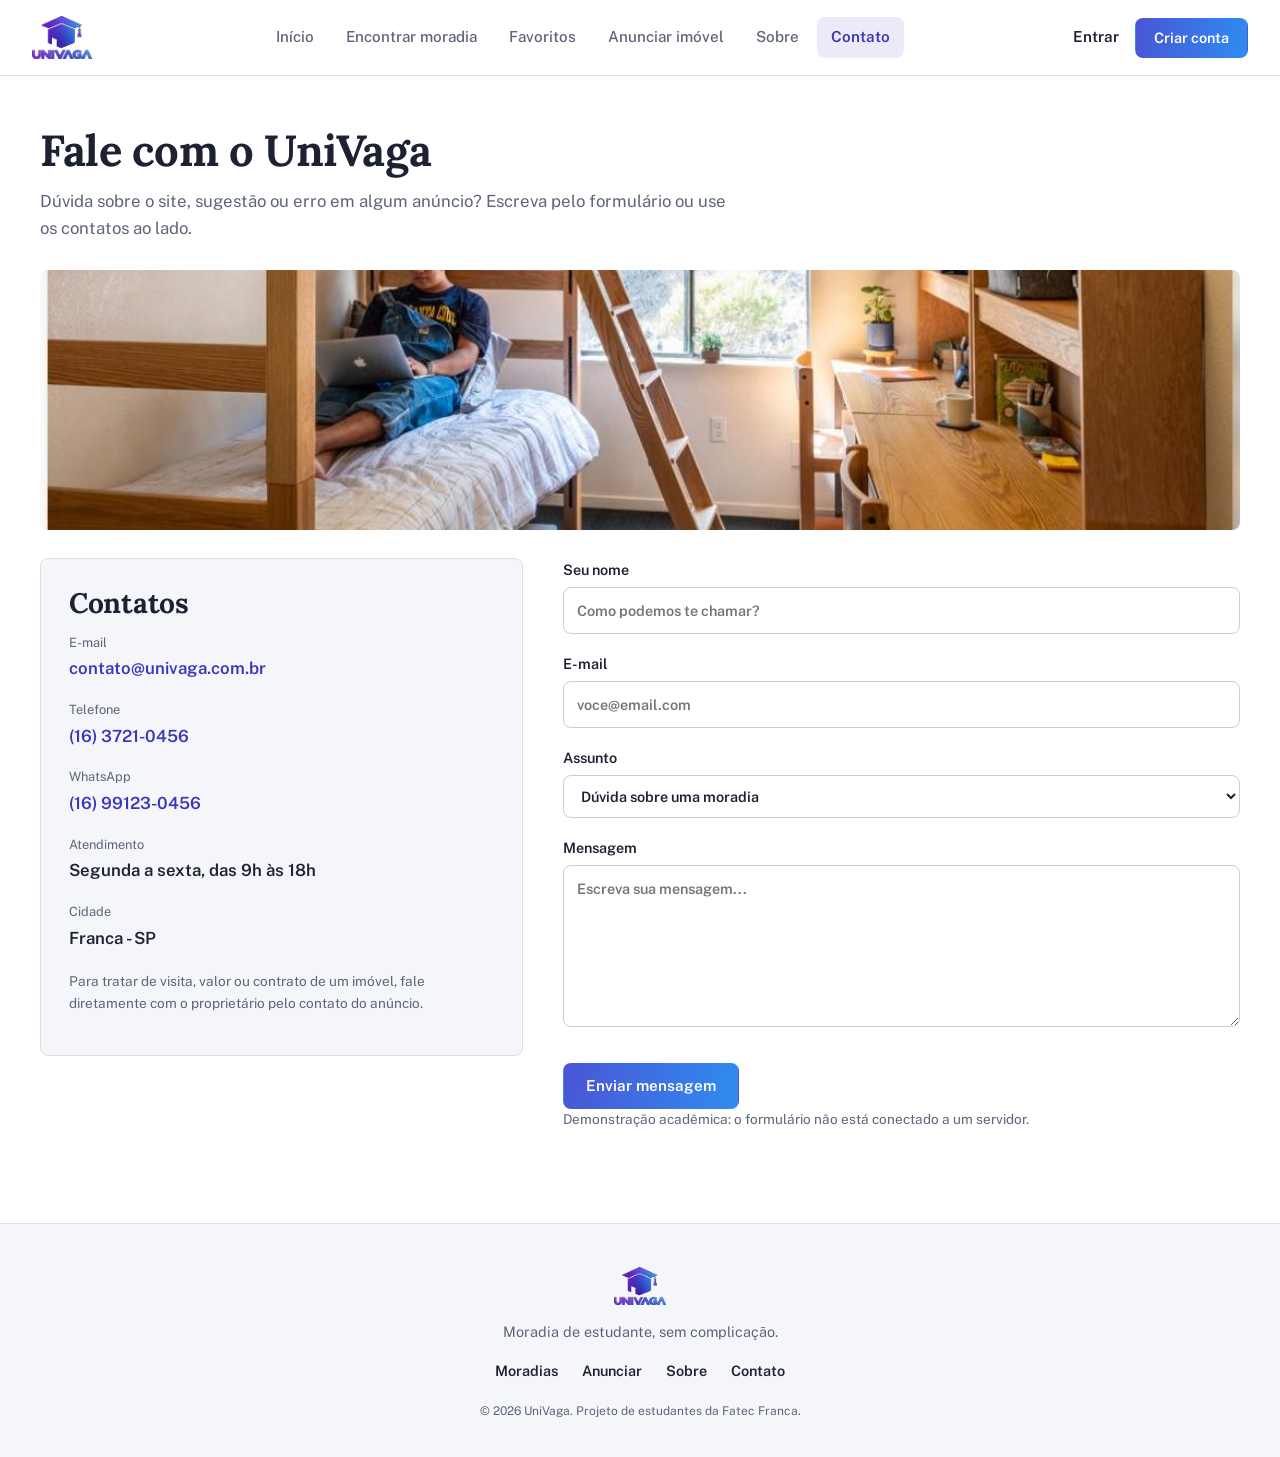
<file: contato.html>
<!doctype html>
<html lang="pt-BR">
  <head>
    <meta charset="utf-8" />
    <meta name="viewport" content="width=device-width,initial-scale=1" />
    <title>Contato — UniVaga</title>
    <link rel="preconnect" href="https://fonts.googleapis.com" />
    <link rel="preconnect" href="https://fonts.gstatic.com" crossorigin />
    <link href="https://fonts.googleapis.com/css2?family=Lora:wght@600;700&family=Public+Sans:wght@400;500;600;700&display=swap" rel="stylesheet" />
    <link rel="stylesheet" href="css/style.css" />
  </head>
  <body class="">
    <header class="site-header">
      <input type="checkbox" id="menu-check" class="menu-check" aria-hidden="true" /><a class="brand" href="index.html" aria-label="UniVaga início"><span class="brand-mark"><img src="foto/logo.png" alt="Logo UniVaga" /></span></a>
      <nav class="main-nav">
        <a href="index.html">Início</a><a href="buscar.html">Encontrar moradia</a><a href="favoritos.html">Favoritos</a><a href="anunciar.html">Anunciar imóvel</a><a href="sobre.html">Sobre</a><a class="active" href="contato.html">Contato</a>
      </nav>
      <div class="header-actions">
        <a class="text-link" href="login.html">Entrar</a><a class="btn btn-primary btn-small" href="cadastro.html">Criar conta</a><label class="menu-toggle" for="menu-check" aria-label="Abrir menu">☰</label>
      </div>
    </header>
    <main class="page section-wrap narrow">
      <div class="page-heading">
        <h1>Fale com o UniVaga</h1>
        <p>
          Dúvida sobre o site, sugestão ou erro em algum anúncio? Escreva
          pelo formulário ou use os contatos ao lado.
        </p>
      </div>
      <img class="page-banner" src="foto/quarto-compartilhado-1.jpg" alt="Estudante lendo na cama de um quarto compartilhado com beliche e mesa de estudos" />
      <div class="contact-layout">
      <aside class="contact-info">
        <h2>Contatos</h2>
        <dl>
          <dt>E-mail</dt>
          <dd><a href="mailto:contato@univaga.com.br">contato@univaga.com.br</a></dd>
          <dt>Telefone</dt>
          <dd><a href="tel:+551637210456">(16) 3721-0456</a></dd>
          <dt>WhatsApp</dt>
          <dd><a href="tel:+5516991230456">(16) 99123-0456</a></dd>
          <dt>Atendimento</dt>
          <dd>Segunda a sexta, das 9h às 18h</dd>
          <dt>Cidade</dt>
          <dd>Franca - SP</dd>
        </dl>
        <p class="form-note" style="margin-top:20px">
          Para tratar de visita, valor ou contrato de um imóvel, fale
          diretamente com o proprietário pelo contato do anúncio.
        </p>
      </aside>
      <form class="form-card" data-demo="Mensagem registrada. Este é um protótipo acadêmico sem servidor, então nada foi enviado de fato." action="contato.html" method="get">
        <label>Seu nome<input name="nome" required placeholder="Como podemos te chamar?" /></label><label>E-mail<input name="email" type="email" required placeholder="voce@email.com" /></label><label>Assunto<select name="assunto">
            <option>Dúvida sobre uma moradia</option>
            <option>Sugestão</option>
            <option>Problema no site</option>
            <option>Outro assunto</option>
          </select></label><label>Mensagem<textarea name="mensagem" rows="6" required placeholder="Escreva sua mensagem..."></textarea></label><button class="btn btn-primary" type="submit">Enviar mensagem</button>
        <p class="form-note">
          Demonstração acadêmica: o formulário não está conectado a um servidor.
        </p>
      </form>
      </div>
    </main>
    <footer class="site-footer">
      <a class="brand footer-brand" href="index.html"><span class="brand-mark"><img src="foto/logo.png" alt="Logo UniVaga" /></span></a>
      <p>Moradia de estudante, sem complicação.</p>
      <div class="footer-links">
        <a href="buscar.html">Moradias</a><a href="anunciar.html">Anunciar</a><a href="sobre.html">Sobre</a><a href="contato.html">Contato</a>
      </div>
      <small>© 2026 UniVaga. Projeto de estudantes da Fatec Franca.</small>
    </footer>
    <script src="js/main.js" defer></script>
  </body>
</html>
</file>
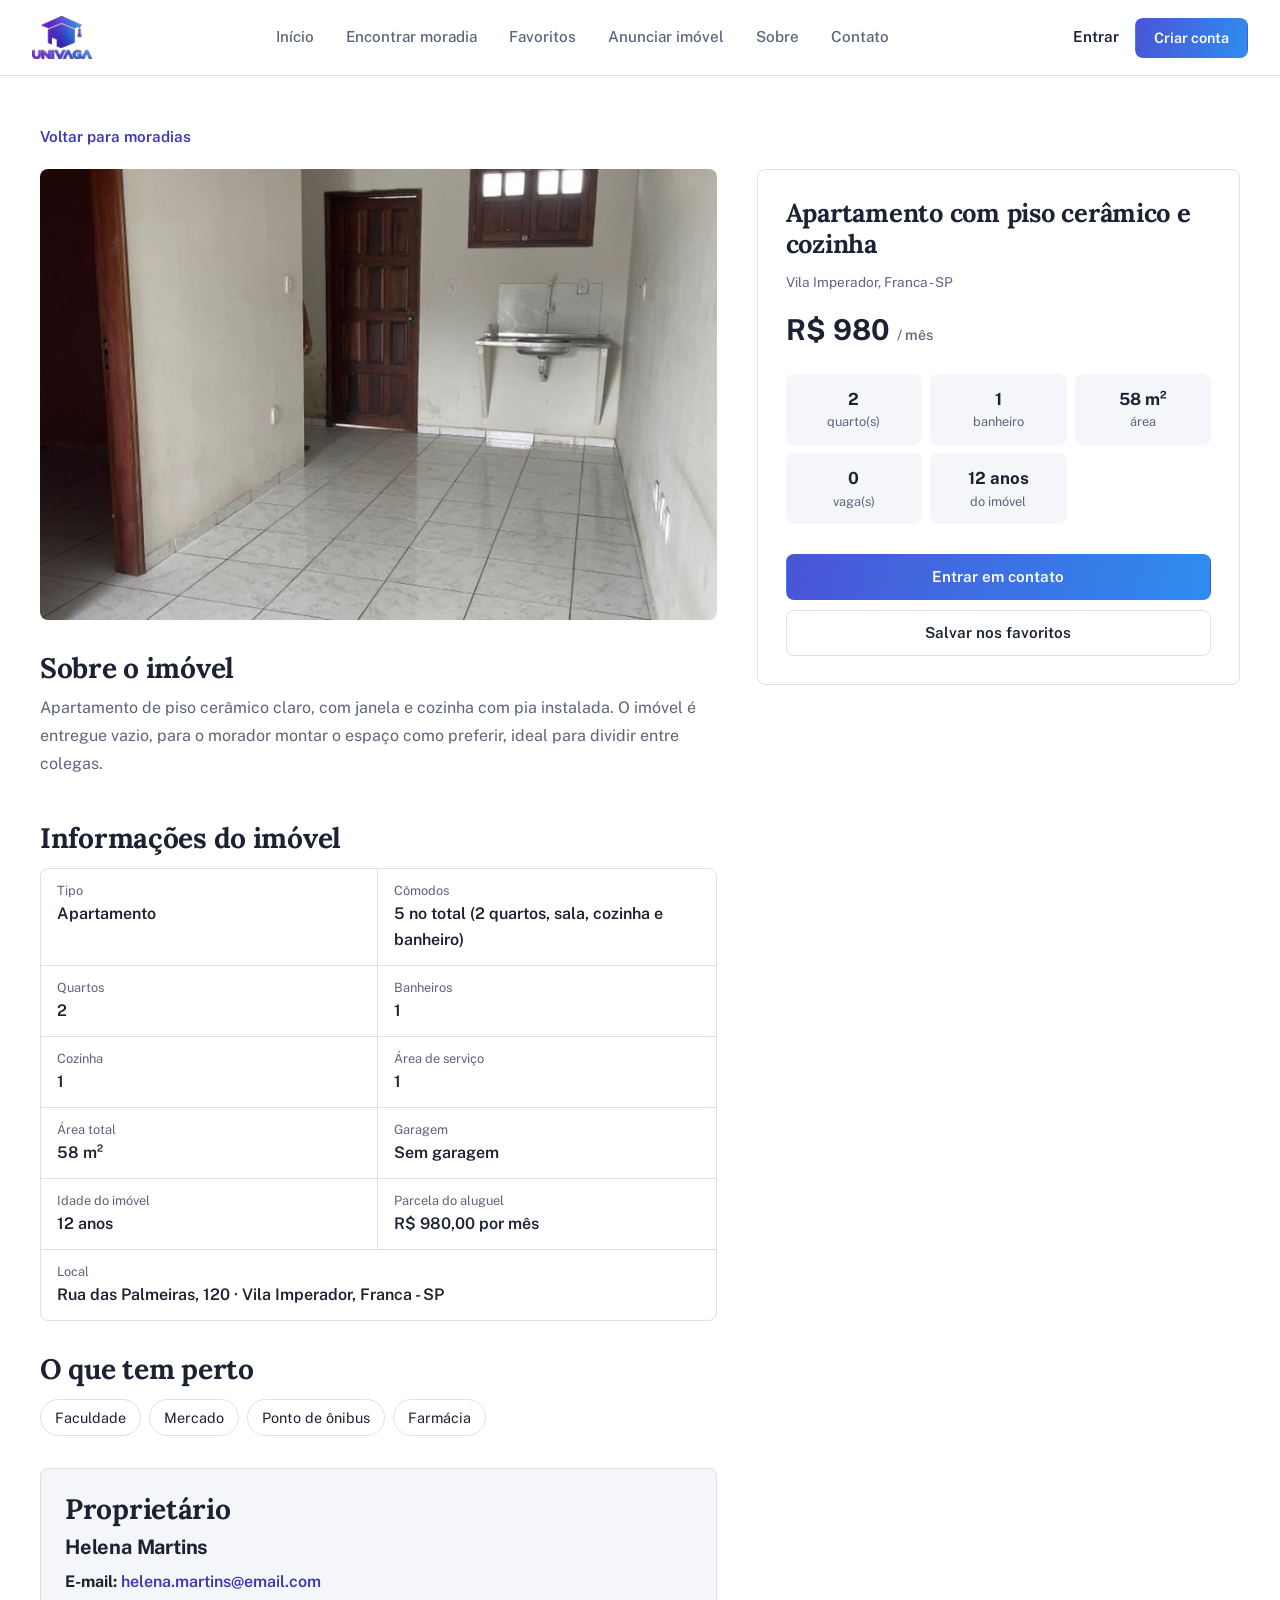
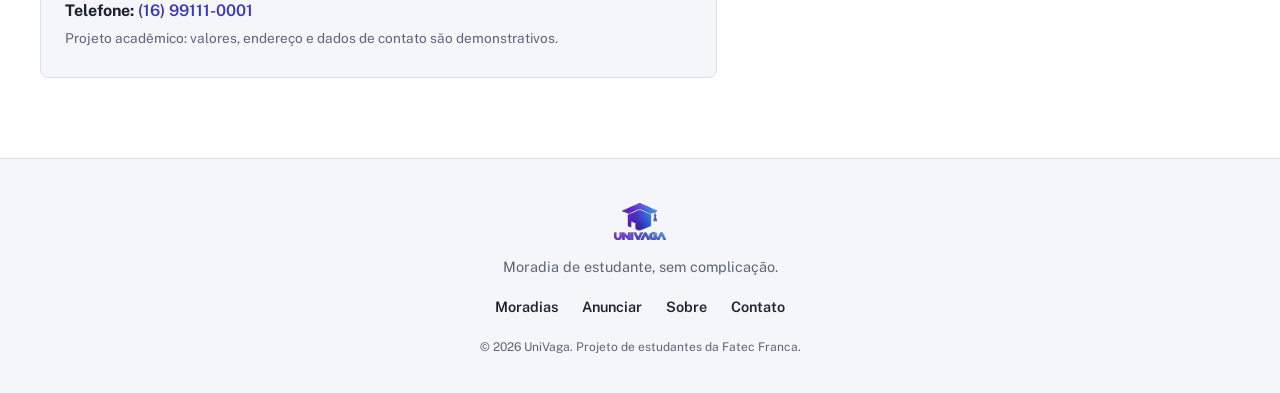
<file: detalhes.html>
<!doctype html>
<html lang="pt-BR">
  <head>
    <meta charset="utf-8" />
    <meta name="viewport" content="width=device-width,initial-scale=1" />
    <title>Detalhes do imóvel — UniVaga</title>
    <link rel="preconnect" href="https://fonts.googleapis.com" />
    <link rel="preconnect" href="https://fonts.gstatic.com" crossorigin />
    <link href="https://fonts.googleapis.com/css2?family=Lora:wght@600;700&family=Public+Sans:wght@400;500;600;700&display=swap" rel="stylesheet" />
    <link rel="stylesheet" href="css/style.css" />
  </head>
  <body class="">
    <header class="site-header">
      <input type="checkbox" id="menu-check" class="menu-check" aria-hidden="true" /><a class="brand" href="index.html" aria-label="UniVaga início"><span class="brand-mark"><img src="foto/logo.png" alt="Logo UniVaga" /></span></a>
      <nav class="main-nav">
        <a href="index.html">Início</a><a href="buscar.html">Encontrar moradia</a><a href="favoritos.html">Favoritos</a><a href="anunciar.html">Anunciar imóvel</a><a href="sobre.html">Sobre</a><a href="contato.html">Contato</a>
      </nav>
      <div class="header-actions">
        <a class="text-link" href="login.html">Entrar</a><a class="btn btn-primary btn-small" href="cadastro.html">Criar conta</a><label class="menu-toggle" for="menu-check" aria-label="Abrir menu">☰</label>
      </div>
    </header>
    <main class="page section-wrap detalhes-lista">
      <article class="imovel" id="imovel-1">
        <a class="back-link" href="buscar.html">Voltar para moradias</a>
        <div class="detail-layout">
          <div>
            <img class="detail-photo" src="foto/cozinha-apartamento.jpg" alt="Apartamento com piso cerâmico e cozinha" />
            <section class="detail-section">
              <h2>Sobre o imóvel</h2>
              <p class="detail-description">
                Apartamento de piso cerâmico claro, com janela e cozinha com pia
                instalada. O imóvel é entregue vazio, para o morador montar o
                espaço como preferir, ideal para dividir entre colegas.
              </p>
            </section>
            <section class="detail-section">
              <h2>Informações do imóvel</h2><dl class="info-grid">
                <div>
                  <dt>Tipo</dt>
                  <dd>Apartamento</dd>
                </div>
                <div>
                  <dt>Cômodos</dt>
                  <dd>5 no total (2 quartos, sala, cozinha e banheiro)</dd>
                </div>
                <div>
                  <dt>Quartos</dt>
                  <dd>2</dd>
                </div>
                <div>
                  <dt>Banheiros</dt>
                  <dd>1</dd>
                </div>
                <div>
                  <dt>Cozinha</dt>
                  <dd>1</dd>
                </div>
                <div>
                  <dt>Área de serviço</dt>
                  <dd>1</dd>
                </div>
                <div>
                  <dt>Área total</dt>
                  <dd>58 m²</dd>
                </div>
                <div>
                  <dt>Garagem</dt>
                  <dd>Sem garagem</dd>
                </div>
                <div>
                  <dt>Idade do imóvel</dt>
                  <dd>12 anos</dd>
                </div>
                <div>
                  <dt>Parcela do aluguel</dt>
                  <dd>R$ 980,00 por mês</dd>
                </div>
                <div class="span-2">
                  <dt>Local</dt>
                  <dd>Rua das Palmeiras, 120 · Vila Imperador, Franca - SP</dd>
                </div>
              </dl>
            </section>
            <section class="detail-section">
              <h2>O que tem perto</h2><ul class="chip-list">
                <li>Faculdade</li>
                <li>Mercado</li>
                <li>Ponto de ônibus</li>
                <li>Farmácia</li>
              </ul>
            </section>
            <section class="detail-section owner-card">
              <h2>Proprietário</h2><h3>Helena Martins</h3>
              <p>
                <strong>E-mail:</strong>
                <a href="mailto:helena.martins@email.com">helena.martins@email.com</a>
              </p>
              <p>
                <strong>Telefone:</strong>
                <a href="tel:+5516991110001">(16) 99111-0001</a>
              </p>
              <p class="form-note">
                Projeto acadêmico: valores, endereço e dados de contato são
                demonstrativos.
              </p>
            </section>
          </div>
          <aside class="detail-panel">
            <h1>Apartamento com piso cerâmico e cozinha</h1>
            <p class="listing-location">Vila Imperador, Franca - SP</p>
            <div class="detail-price">R$ 980 <small>/ mês</small></div>
            <div class="detail-facts">
              <div><strong>2</strong>quarto(s)</div>
              <div><strong>1</strong>banheiro</div>
              <div><strong>58 m²</strong>área</div>
              <div><strong>0</strong>vaga(s)</div>
              <div><strong>12 anos</strong>do imóvel</div>
            </div>
            <a class="btn btn-primary" href="contato.html">Entrar em contato</a><button type="button" class="btn btn-quiet" data-fav="imovel-1" aria-pressed="false">Salvar nos favoritos</button>
          </aside>
        </div>
      </article>
      <article class="imovel" id="imovel-2">
        <a class="back-link" href="buscar.html">Voltar para moradias</a>
        <div class="detail-layout">
          <div>
            <img class="detail-photo" src="foto/casa-fachada-2.jpg" alt="Casa com corredor e portas de madeira" />
            <section class="detail-section">
              <h2>Sobre o imóvel</h2>
              <p class="detail-description">
                Casa térrea com corredor de piso claro que liga os cômodos e
                portas de madeira em bom estado. Ambiente tranquilo, com espaço
                para dividir com colegas ou morar em família.
              </p>
            </section>
            <section class="detail-section">
              <h2>Informações do imóvel</h2><dl class="info-grid">
                <div>
                  <dt>Tipo</dt>
                  <dd>Casa</dd>
                </div>
                <div>
                  <dt>Cômodos</dt>
                  <dd>5 no total (2 quartos, sala, cozinha e banheiro)</dd>
                </div>
                <div>
                  <dt>Quartos</dt>
                  <dd>2</dd>
                </div>
                <div>
                  <dt>Banheiros</dt>
                  <dd>1</dd>
                </div>
                <div>
                  <dt>Cozinha</dt>
                  <dd>1</dd>
                </div>
                <div>
                  <dt>Área de serviço</dt>
                  <dd>1</dd>
                </div>
                <div>
                  <dt>Área total</dt>
                  <dd>70 m²</dd>
                </div>
                <div>
                  <dt>Garagem</dt>
                  <dd>1 vaga</dd>
                </div>
                <div>
                  <dt>Idade do imóvel</dt>
                  <dd>25 anos</dd>
                </div>
                <div>
                  <dt>Parcela do aluguel</dt>
                  <dd>R$ 1.250,00 por mês</dd>
                </div>
                <div class="span-2">
                  <dt>Local</dt>
                  <dd>Rua Ceará, 530 · Centro, Franca - SP</dd>
                </div>
              </dl>
            </section>
            <section class="detail-section">
              <h2>O que tem perto</h2><ul class="chip-list">
                <li>Mercado</li>
                <li>Padaria</li>
                <li>Praça ou parque</li>
                <li>Ponto de ônibus</li>
              </ul>
            </section>
            <section class="detail-section owner-card">
              <h2>Proprietário</h2><h3>Roberto Alves</h3>
              <p>
                <strong>E-mail:</strong>
                <a href="mailto:roberto.alves@email.com">roberto.alves@email.com</a>
              </p>
              <p>
                <strong>Telefone:</strong>
                <a href="tel:+5516991110002">(16) 99111-0002</a>
              </p>
              <p class="form-note">
                Projeto acadêmico: valores, endereço e dados de contato são
                demonstrativos.
              </p>
            </section>
          </div>
          <aside class="detail-panel">
            <h1>Casa com corredor e portas de madeira</h1>
            <p class="listing-location">Centro, Franca - SP</p>
            <div class="detail-price">R$ 1.250 <small>/ mês</small></div>
            <div class="detail-facts">
              <div><strong>2</strong>quarto(s)</div>
              <div><strong>1</strong>banheiro</div>
              <div><strong>70 m²</strong>área</div>
              <div><strong>1</strong>vaga(s)</div>
              <div><strong>25 anos</strong>do imóvel</div>
            </div>
            <a class="btn btn-primary" href="contato.html">Entrar em contato</a><button type="button" class="btn btn-quiet" data-fav="imovel-2" aria-pressed="false">Salvar nos favoritos</button>
          </aside>
        </div>
      </article>
      <article class="imovel" id="imovel-3">
        <a class="back-link" href="buscar.html">Voltar para moradias</a>
        <div class="detail-layout">
          <div>
            <img class="detail-photo" src="foto/kitnet-1.jpg" alt="Kitnet mobiliada com bancada e ar-condicionado" />
            <section class="detail-section">
              <h2>Sobre o imóvel</h2>
              <p class="detail-description">
                Kitnet mobiliada com cama de casal, cozinha com fogão e
                geladeira, bancada com banquetas, luminárias pendentes e
                ar-condicionado. Janela ampla com boa iluminação natural. Contas
                de água inclusas no aluguel.
              </p>
            </section>
            <section class="detail-section">
              <h2>Informações do imóvel</h2><dl class="info-grid">
                <div>
                  <dt>Tipo</dt>
                  <dd>Kitnet</dd>
                </div>
                <div>
                  <dt>Cômodos</dt>
                  <dd>
                    3 no total (quarto/sala integrados, cozinha e banheiro)
                  </dd>
                </div>
                <div>
                  <dt>Quartos</dt>
                  <dd>1</dd>
                </div>
                <div>
                  <dt>Banheiros</dt>
                  <dd>1</dd>
                </div>
                <div>
                  <dt>Cozinha</dt>
                  <dd>1 (integrada)</dd>
                </div>
                <div>
                  <dt>Área de serviço</dt>
                  <dd>1</dd>
                </div>
                <div>
                  <dt>Área total</dt>
                  <dd>32 m²</dd>
                </div>
                <div>
                  <dt>Garagem</dt>
                  <dd>1 vaga coberta</dd>
                </div>
                <div>
                  <dt>Idade do imóvel</dt>
                  <dd>8 anos</dd>
                </div>
                <div>
                  <dt>Parcela do aluguel</dt>
                  <dd>R$ 850,00 por mês</dd>
                </div>
                <div class="span-2">
                  <dt>Local</dt>
                  <dd>Rua das Acácias, 245 · Jardim Petráglia, Franca - SP</dd>
                </div>
              </dl>
            </section>
            <section class="detail-section">
              <h2>O que tem perto</h2><ul class="chip-list">
                <li>Faculdade</li>
                <li>Mercado</li>
                <li>Ponto de ônibus</li>
                <li>Padaria</li>
                <li>Farmácia</li>
                <li>Academia</li>
              </ul>
            </section>
            <section class="detail-section owner-card">
              <h2>Proprietário</h2><h3>Marcos Oliveira</h3>
              <p>
                <strong>E-mail:</strong>
                <a href="mailto:marcos.oliveira@email.com">marcos.oliveira@email.com</a>
              </p>
              <p>
                <strong>Telefone:</strong>
                <a href="tel:+5516999990000">(16) 99999-0000</a>
              </p>
              <p class="form-note">
                Projeto acadêmico: valores, endereço e dados de contato são
                demonstrativos.
              </p>
            </section>
          </div>
          <aside class="detail-panel">
            <h1>Kitnet mobiliada com bancada e ar-condicionado</h1>
            <p class="listing-location">Jardim Petráglia, Franca - SP</p>
            <div class="detail-price">R$ 850 <small>/ mês</small></div>
            <div class="detail-facts">
              <div><strong>1</strong>quarto(s)</div>
              <div><strong>1</strong>banheiro</div>
              <div><strong>32 m²</strong>área</div>
              <div><strong>1</strong>vaga(s)</div>
              <div><strong>8 anos</strong>do imóvel</div>
            </div>
            <a class="btn btn-primary" href="contato.html">Entrar em contato</a><button type="button" class="btn btn-quiet" data-fav="imovel-3" aria-pressed="false">Salvar nos favoritos</button>
          </aside>
        </div>
      </article>
      <article class="imovel" id="imovel-4">
        <a class="back-link" href="buscar.html">Voltar para moradias</a>
        <div class="detail-layout">
          <div>
            <img class="detail-photo" src="foto/kitnet-2.jpg" alt="Kitnet com mesa de estudos e cozinha equipada" />
            <section class="detail-section">
              <h2>Sobre o imóvel</h2>
              <p class="detail-description">
                Kitnet clara e funcional, com prateleiras, mesa de estudos junto
                à janela, cama com gavetas e cozinha equipada com micro-ondas e
                frigobar. Piso de madeira e ótima iluminação.
              </p>
            </section>
            <section class="detail-section">
              <h2>Informações do imóvel</h2><dl class="info-grid">
                <div>
                  <dt>Tipo</dt>
                  <dd>Kitnet</dd>
                </div>
                <div>
                  <dt>Cômodos</dt>
                  <dd>
                    3 no total (quarto/estudo integrados, cozinha e banheiro)
                  </dd>
                </div>
                <div>
                  <dt>Quartos</dt>
                  <dd>1</dd>
                </div>
                <div>
                  <dt>Banheiros</dt>
                  <dd>1</dd>
                </div>
                <div>
                  <dt>Cozinha</dt>
                  <dd>1 (integrada)</dd>
                </div>
                <div>
                  <dt>Área de serviço</dt>
                  <dd>0</dd>
                </div>
                <div>
                  <dt>Área total</dt>
                  <dd>28 m²</dd>
                </div>
                <div>
                  <dt>Garagem</dt>
                  <dd>Sem garagem</dd>
                </div>
                <div>
                  <dt>Idade do imóvel</dt>
                  <dd>5 anos</dd>
                </div>
                <div>
                  <dt>Parcela do aluguel</dt>
                  <dd>R$ 900,00 por mês</dd>
                </div>
                <div class="span-2">
                  <dt>Local</dt>
                  <dd>Rua Major Claudiano, 410 · Centro, Franca - SP</dd>
                </div>
              </dl>
            </section>
            <section class="detail-section">
              <h2>O que tem perto</h2><ul class="chip-list">
                <li>Faculdade</li>
                <li>Restaurantes</li>
                <li>Ponto de ônibus</li>
                <li>Academia</li>
              </ul>
            </section>
            <section class="detail-section owner-card">
              <h2>Proprietário</h2><h3>Patrícia Souza</h3>
              <p>
                <strong>E-mail:</strong>
                <a href="mailto:patricia.souza@email.com">patricia.souza@email.com</a>
              </p>
              <p>
                <strong>Telefone:</strong>
                <a href="tel:+5516991110004">(16) 99111-0004</a>
              </p>
              <p class="form-note">
                Projeto acadêmico: valores, endereço e dados de contato são
                demonstrativos.
              </p>
            </section>
          </div>
          <aside class="detail-panel">
            <h1>Kitnet com mesa de estudos e cozinha equipada</h1>
            <p class="listing-location">Centro, Franca - SP</p>
            <div class="detail-price">R$ 900 <small>/ mês</small></div>
            <div class="detail-facts">
              <div><strong>1</strong>quarto(s)</div>
              <div><strong>1</strong>banheiro</div>
              <div><strong>28 m²</strong>área</div>
              <div><strong>0</strong>vaga(s)</div>
              <div><strong>5 anos</strong>do imóvel</div>
            </div>
            <a class="btn btn-primary" href="contato.html">Entrar em contato</a><button type="button" class="btn btn-quiet" data-fav="imovel-4" aria-pressed="false">Salvar nos favoritos</button>
          </aside>
        </div>
      </article>
      <article class="imovel" id="imovel-5">
        <a class="back-link" href="buscar.html">Voltar para moradias</a>
        <div class="detail-layout">
          <div>
            <img class="detail-photo" src="foto/kitnet-3.jpg" alt="Kitnet compacta com cama, armário e cozinha" />
            <section class="detail-section">
              <h2>Sobre o imóvel</h2>
              <p class="detail-description">
                Kitnet compacta e bem aproveitada, com cama de solteiro, grande
                armário, cozinha ao fundo e ar-condicionado. Imóvel novo, com
                piso laminado e boa organização dos espaços.
              </p>
            </section>
            <section class="detail-section">
              <h2>Informações do imóvel</h2><dl class="info-grid">
                <div>
                  <dt>Tipo</dt>
                  <dd>Kitnet</dd>
                </div>
                <div>
                  <dt>Cômodos</dt>
                  <dd>3 no total (quarto, cozinha e banheiro)</dd>
                </div>
                <div>
                  <dt>Quartos</dt>
                  <dd>1</dd>
                </div>
                <div>
                  <dt>Banheiros</dt>
                  <dd>1</dd>
                </div>
                <div>
                  <dt>Cozinha</dt>
                  <dd>1</dd>
                </div>
                <div>
                  <dt>Área de serviço</dt>
                  <dd>0</dd>
                </div>
                <div>
                  <dt>Área total</dt>
                  <dd>25 m²</dd>
                </div>
                <div>
                  <dt>Garagem</dt>
                  <dd>Sem garagem</dd>
                </div>
                <div>
                  <dt>Idade do imóvel</dt>
                  <dd>3 anos</dd>
                </div>
                <div>
                  <dt>Parcela do aluguel</dt>
                  <dd>R$ 780,00 por mês</dd>
                </div>
                <div class="span-2">
                  <dt>Local</dt>
                  <dd>Av. Brasil, 2080 · Jardim Redentor, Franca - SP</dd>
                </div>
              </dl>
            </section>
            <section class="detail-section">
              <h2>O que tem perto</h2><ul class="chip-list">
                <li>Mercado</li>
                <li>Ponto de ônibus</li>
                <li>Padaria</li>
                <li>Farmácia</li>
              </ul>
            </section>
            <section class="detail-section owner-card">
              <h2>Proprietário</h2><h3>Carlos Ribeiro</h3>
              <p>
                <strong>E-mail:</strong>
                <a href="mailto:carlos.ribeiro@email.com">carlos.ribeiro@email.com</a>
              </p>
              <p>
                <strong>Telefone:</strong>
                <a href="tel:+5516991110005">(16) 99111-0005</a>
              </p>
              <p class="form-note">
                Projeto acadêmico: valores, endereço e dados de contato são
                demonstrativos.
              </p>
            </section>
          </div>
          <aside class="detail-panel">
            <h1>Kitnet compacta com cama, armário e cozinha</h1>
            <p class="listing-location">Jardim Redentor, Franca - SP</p>
            <div class="detail-price">R$ 780 <small>/ mês</small></div>
            <div class="detail-facts">
              <div><strong>1</strong>quarto(s)</div>
              <div><strong>1</strong>banheiro</div>
              <div><strong>25 m²</strong>área</div>
              <div><strong>0</strong>vaga(s)</div>
              <div><strong>3 anos</strong>do imóvel</div>
            </div>
            <a class="btn btn-primary" href="contato.html">Entrar em contato</a><button type="button" class="btn btn-quiet" data-fav="imovel-5" aria-pressed="false">Salvar nos favoritos</button>
          </aside>
        </div>
      </article>
      <article class="imovel" id="imovel-6">
        <a class="back-link" href="buscar.html">Voltar para moradias</a>
        <div class="detail-layout">
          <div>
            <img class="detail-photo" src="foto/quarto-compartilhado-1.jpg" alt="Quarto com beliche e mesa de estudos" />
            <section class="detail-section">
              <h2>Sobre o imóvel</h2>
              <p class="detail-description">
                Quarto para duas pessoas, com beliche, escrivaninha de madeira e
                janela que traz boa luz natural. Banheiro e cozinha são
                compartilhados. O valor é por vaga.
              </p>
            </section>
            <section class="detail-section">
              <h2>Informações do imóvel</h2><dl class="info-grid">
                <div>
                  <dt>Tipo</dt>
                  <dd>Quarto</dd>
                </div>
                <div>
                  <dt>Cômodos</dt>
                  <dd>1 quarto, com banheiro e cozinha compartilhados</dd>
                </div>
                <div>
                  <dt>Quartos</dt>
                  <dd>1</dd>
                </div>
                <div>
                  <dt>Banheiros</dt>
                  <dd>1</dd>
                </div>
                <div>
                  <dt>Cozinha</dt>
                  <dd>1 (compartilhada)</dd>
                </div>
                <div>
                  <dt>Área de serviço</dt>
                  <dd>1</dd>
                </div>
                <div>
                  <dt>Área total</dt>
                  <dd>14 m²</dd>
                </div>
                <div>
                  <dt>Garagem</dt>
                  <dd>Sem garagem</dd>
                </div>
                <div>
                  <dt>Idade do imóvel</dt>
                  <dd>15 anos</dd>
                </div>
                <div>
                  <dt>Parcela do aluguel</dt>
                  <dd>R$ 620,00 por mês</dd>
                </div>
                <div class="span-2">
                  <dt>Local</dt>
                  <dd>Rua Voluntário Pádua, 77 · Centro, Franca - SP</dd>
                </div>
              </dl>
            </section>
            <section class="detail-section">
              <h2>O que tem perto</h2><ul class="chip-list">
                <li>Faculdade</li>
                <li>Mercado</li>
                <li>Ponto de ônibus</li>
              </ul>
            </section>
            <section class="detail-section owner-card">
              <h2>Proprietário</h2><h3>Fernanda Lima</h3>
              <p>
                <strong>E-mail:</strong>
                <a href="mailto:fernanda.lima@email.com">fernanda.lima@email.com</a>
              </p>
              <p>
                <strong>Telefone:</strong>
                <a href="tel:+5516991110006">(16) 99111-0006</a>
              </p>
              <p class="form-note">
                Projeto acadêmico: valores, endereço e dados de contato são
                demonstrativos.
              </p>
            </section>
          </div>
          <aside class="detail-panel">
            <h1>Quarto com beliche e mesa de estudos</h1>
            <p class="listing-location">Centro, Franca - SP</p>
            <div class="detail-price">R$ 620 <small>/ mês</small></div>
            <div class="detail-facts">
              <div><strong>1</strong>quarto(s)</div>
              <div><strong>1</strong>banheiro</div>
              <div><strong>14 m²</strong>área</div>
              <div><strong>0</strong>vaga(s)</div>
              <div><strong>15 anos</strong>do imóvel</div>
            </div>
            <a class="btn btn-primary" href="contato.html">Entrar em contato</a><button type="button" class="btn btn-quiet" data-fav="imovel-6" aria-pressed="false">Salvar nos favoritos</button>
          </aside>
        </div>
      </article>
      <article class="imovel" id="imovel-7">
        <a class="back-link" href="buscar.html">Voltar para moradias</a>
        <div class="detail-layout">
          <div>
            <img class="detail-photo" src="foto/quarto-compartilhado-2.jpg" alt="Quarto para duas pessoas com piso de madeira" />
            <section class="detail-section">
              <h2>Sobre o imóvel</h2>
              <p class="detail-description">
                Quarto mobiliado para duas pessoas, com duas camas de solteiro,
                escrivaninha, cadeiras, cortina e piso de madeira. Ambiente
                aconchegante e silencioso. O valor é por vaga.
              </p>
            </section>
            <section class="detail-section">
              <h2>Informações do imóvel</h2><dl class="info-grid">
                <div>
                  <dt>Tipo</dt>
                  <dd>Quarto</dd>
                </div>
                <div>
                  <dt>Cômodos</dt>
                  <dd>1 quarto, com banheiro e cozinha compartilhados</dd>
                </div>
                <div>
                  <dt>Quartos</dt>
                  <dd>1</dd>
                </div>
                <div>
                  <dt>Banheiros</dt>
                  <dd>1</dd>
                </div>
                <div>
                  <dt>Cozinha</dt>
                  <dd>1 (compartilhada)</dd>
                </div>
                <div>
                  <dt>Área de serviço</dt>
                  <dd>1</dd>
                </div>
                <div>
                  <dt>Área total</dt>
                  <dd>16 m²</dd>
                </div>
                <div>
                  <dt>Garagem</dt>
                  <dd>Sem garagem</dd>
                </div>
                <div>
                  <dt>Idade do imóvel</dt>
                  <dd>20 anos</dd>
                </div>
                <div>
                  <dt>Parcela do aluguel</dt>
                  <dd>R$ 590,00 por mês</dd>
                </div>
                <div class="span-2">
                  <dt>Local</dt>
                  <dd>
                    Rua das Hortênsias, 89 · Jardim Paulista, Franca - SP
                  </dd>
                </div>
              </dl>
            </section>
            <section class="detail-section">
              <h2>O que tem perto</h2><ul class="chip-list">
                <li>Mercado</li>
                <li>Padaria</li>
                <li>Ponto de ônibus</li>
                <li>Farmácia</li>
              </ul>
            </section>
            <section class="detail-section owner-card">
              <h2>Proprietário</h2><h3>Marlene Costa</h3>
              <p>
                <strong>E-mail:</strong>
                <a href="mailto:marlene.costa@email.com">marlene.costa@email.com</a>
              </p>
              <p>
                <strong>Telefone:</strong>
                <a href="tel:+5516991110007">(16) 99111-0007</a>
              </p>
              <p class="form-note">
                Projeto acadêmico: valores, endereço e dados de contato são
                demonstrativos.
              </p>
            </section>
          </div>
          <aside class="detail-panel">
            <h1>Quarto para duas pessoas com piso de madeira</h1>
            <p class="listing-location">Jardim Paulista, Franca - SP</p>
            <div class="detail-price">R$ 590 <small>/ mês</small></div>
            <div class="detail-facts">
              <div><strong>1</strong>quarto(s)</div>
              <div><strong>1</strong>banheiro</div>
              <div><strong>16 m²</strong>área</div>
              <div><strong>0</strong>vaga(s)</div>
              <div><strong>20 anos</strong>do imóvel</div>
            </div>
            <a class="btn btn-primary" href="contato.html">Entrar em contato</a><button type="button" class="btn btn-quiet" data-fav="imovel-7" aria-pressed="false">Salvar nos favoritos</button>
          </aside>
        </div>
      </article>
      <article class="imovel" id="imovel-8">
        <a class="back-link" href="buscar.html">Voltar para moradias</a>
        <div class="detail-layout">
          <div>
            <img class="detail-photo" src="foto/quarto-compartilhado-3.jpg" alt="Quarto duplo com armário embutido" />
            <section class="detail-section">
              <h2>Sobre o imóvel</h2>
              <p class="detail-description">
                Quarto com duas camas, armário embutido, escrivaninhas com
                luminárias para estudar à noite e piso de taco. Ótimo para quem
                quer ficar perto da faculdade. O valor é por vaga.
              </p>
            </section>
            <section class="detail-section">
              <h2>Informações do imóvel</h2><dl class="info-grid">
                <div>
                  <dt>Tipo</dt>
                  <dd>Quarto</dd>
                </div>
                <div>
                  <dt>Cômodos</dt>
                  <dd>1 quarto, com banheiro e cozinha compartilhados</dd>
                </div>
                <div>
                  <dt>Quartos</dt>
                  <dd>1</dd>
                </div>
                <div>
                  <dt>Banheiros</dt>
                  <dd>1</dd>
                </div>
                <div>
                  <dt>Cozinha</dt>
                  <dd>1 (compartilhada)</dd>
                </div>
                <div>
                  <dt>Área de serviço</dt>
                  <dd>1</dd>
                </div>
                <div>
                  <dt>Área total</dt>
                  <dd>15 m²</dd>
                </div>
                <div>
                  <dt>Garagem</dt>
                  <dd>Sem garagem</dd>
                </div>
                <div>
                  <dt>Idade do imóvel</dt>
                  <dd>18 anos</dd>
                </div>
                <div>
                  <dt>Parcela do aluguel</dt>
                  <dd>R$ 650,00 por mês</dd>
                </div>
                <div class="span-2">
                  <dt>Local</dt>
                  <dd>Rua Santa Cruz, 301 · Vila Santa Cruz, Franca - SP</dd>
                </div>
              </dl>
            </section>
            <section class="detail-section">
              <h2>O que tem perto</h2><ul class="chip-list">
                <li>Faculdade</li>
                <li>Restaurantes</li>
                <li>Ponto de ônibus</li>
                <li>Mercado</li>
              </ul>
            </section>
            <section class="detail-section owner-card">
              <h2>Proprietário</h2><h3>José Antônio Prado</h3>
              <p>
                <strong>E-mail:</strong>
                <a href="mailto:jose.prado@email.com">jose.prado@email.com</a>
              </p>
              <p>
                <strong>Telefone:</strong>
                <a href="tel:+5516991110008">(16) 99111-0008</a>
              </p>
              <p class="form-note">
                Projeto acadêmico: valores, endereço e dados de contato são
                demonstrativos.
              </p>
            </section>
          </div>
          <aside class="detail-panel">
            <h1>Quarto duplo com armário embutido</h1>
            <p class="listing-location">Vila Santa Cruz, Franca - SP</p>
            <div class="detail-price">R$ 650 <small>/ mês</small></div>
            <div class="detail-facts">
              <div><strong>1</strong>quarto(s)</div>
              <div><strong>1</strong>banheiro</div>
              <div><strong>15 m²</strong>área</div>
              <div><strong>0</strong>vaga(s)</div>
              <div><strong>18 anos</strong>do imóvel</div>
            </div>
            <a class="btn btn-primary" href="contato.html">Entrar em contato</a><button type="button" class="btn btn-quiet" data-fav="imovel-8" aria-pressed="false">Salvar nos favoritos</button>
          </aside>
        </div>
      </article>
      <article class="imovel" id="imovel-9">
        <a class="back-link" href="buscar.html">Voltar para moradias</a>
        <div class="detail-layout">
          <div>
            <img class="detail-photo" src="foto/quarto-compartilhado-4.jpg" alt="República com quarto para dois e escrivaninhas" />
            <section class="detail-section">
              <h2>Sobre o imóvel</h2>
              <p class="detail-description">
                República estudantil com quarto para dois, duas escrivaninhas,
                janela ampla e ambiente iluminado. As despesas da casa são
                divididas entre os moradores. O valor é por vaga.
              </p>
            </section>
            <section class="detail-section">
              <h2>Informações do imóvel</h2><dl class="info-grid">
                <div>
                  <dt>Tipo</dt>
                  <dd>República</dd>
                </div>
                <div>
                  <dt>Cômodos</dt>
                  <dd>1 quarto, com sala, cozinha e banheiro compartilhados</dd>
                </div>
                <div>
                  <dt>Quartos</dt>
                  <dd>1</dd>
                </div>
                <div>
                  <dt>Banheiros</dt>
                  <dd>1</dd>
                </div>
                <div>
                  <dt>Cozinha</dt>
                  <dd>1 (compartilhada)</dd>
                </div>
                <div>
                  <dt>Área de serviço</dt>
                  <dd>1</dd>
                </div>
                <div>
                  <dt>Área total</dt>
                  <dd>18 m²</dd>
                </div>
                <div>
                  <dt>Garagem</dt>
                  <dd>Sem garagem</dd>
                </div>
                <div>
                  <dt>Idade do imóvel</dt>
                  <dd>10 anos</dd>
                </div>
                <div>
                  <dt>Parcela do aluguel</dt>
                  <dd>R$ 540,00 por mês</dd>
                </div>
                <div class="span-2">
                  <dt>Local</dt>
                  <dd>
                    Rua Padre Anchieta, 150 · Vila Santa Cruz, Franca - SP
                  </dd>
                </div>
              </dl>
            </section>
            <section class="detail-section">
              <h2>O que tem perto</h2><ul class="chip-list">
                <li>Faculdade</li>
                <li>Mercado</li>
                <li>Ponto de ônibus</li>
                <li>Praça ou parque</li>
              </ul>
            </section>
            <section class="detail-section owner-card">
              <h2>Proprietário</h2><h3>Gustavo Ferreira</h3>
              <p>
                <strong>E-mail:</strong>
                <a href="mailto:gustavo.ferreira@email.com">gustavo.ferreira@email.com</a>
              </p>
              <p>
                <strong>Telefone:</strong>
                <a href="tel:+5516991110009">(16) 99111-0009</a>
              </p>
              <p class="form-note">
                Projeto acadêmico: valores, endereço e dados de contato são
                demonstrativos.
              </p>
            </section>
          </div>
          <aside class="detail-panel">
            <h1>República com quarto para dois e escrivaninhas</h1>
            <p class="listing-location">Vila Santa Cruz, Franca - SP</p>
            <div class="detail-price">R$ 540 <small>/ mês</small></div>
            <div class="detail-facts">
              <div><strong>1</strong>quarto(s)</div>
              <div><strong>1</strong>banheiro</div>
              <div><strong>18 m²</strong>área</div>
              <div><strong>0</strong>vaga(s)</div>
              <div><strong>10 anos</strong>do imóvel</div>
            </div>
            <a class="btn btn-primary" href="contato.html">Entrar em contato</a><button type="button" class="btn btn-quiet" data-fav="imovel-9" aria-pressed="false">Salvar nos favoritos</button>
          </aside>
        </div>
      </article>
      <article class="imovel" id="imovel-10">
        <a class="back-link" href="buscar.html">Voltar para moradias</a>
        <div class="detail-layout">
          <div>
            <img class="detail-photo" src="foto/casa-fachada-1.jpg" alt="Casa com cozinha planejada e sala de jantar" />
            <section class="detail-section">
              <h2>Sobre o imóvel</h2>
              <p class="detail-description">
                Casa espaçosa com cozinha planejada, armários escuros, geladeira
                inox e mesa de jantar. Garagem para dois carros. Boa opção para
                um grupo de estudantes ou para uma família.
              </p>
            </section>
            <section class="detail-section">
              <h2>Informações do imóvel</h2><dl class="info-grid">
                <div>
                  <dt>Tipo</dt>
                  <dd>Casa</dd>
                </div>
                <div>
                  <dt>Cômodos</dt>
                  <dd>
                    6 no total (2 quartos, sala, cozinha, banheiro e área de
                    serviço)
                  </dd>
                </div>
                <div>
                  <dt>Quartos</dt>
                  <dd>2</dd>
                </div>
                <div>
                  <dt>Banheiros</dt>
                  <dd>1</dd>
                </div>
                <div>
                  <dt>Cozinha</dt>
                  <dd>1 (planejada)</dd>
                </div>
                <div>
                  <dt>Área de serviço</dt>
                  <dd>1</dd>
                </div>
                <div>
                  <dt>Área total</dt>
                  <dd>82 m²</dd>
                </div>
                <div>
                  <dt>Garagem</dt>
                  <dd>2 vagas</dd>
                </div>
                <div>
                  <dt>Idade do imóvel</dt>
                  <dd>22 anos</dd>
                </div>
                <div>
                  <dt>Parcela do aluguel</dt>
                  <dd>R$ 1.450,00 por mês</dd>
                </div>
                <div class="span-2">
                  <dt>Local</dt>
                  <dd>Rua das Orquídeas, 64 · Jardim Paulista, Franca - SP</dd>
                </div>
              </dl>
            </section>
            <section class="detail-section">
              <h2>O que tem perto</h2><ul class="chip-list">
                <li>Mercado</li>
                <li>Padaria</li>
                <li>Farmácia</li>
                <li>Posto de saúde</li>
                <li>Praça ou parque</li>
              </ul>
            </section>
            <section class="detail-section owner-card">
              <h2>Proprietário</h2><h3>Sandra Oliveira</h3>
              <p>
                <strong>E-mail:</strong>
                <a href="mailto:sandra.oliveira@email.com">sandra.oliveira@email.com</a>
              </p>
              <p>
                <strong>Telefone:</strong>
                <a href="tel:+5516991110010">(16) 99111-0010</a>
              </p>
              <p class="form-note">
                Projeto acadêmico: valores, endereço e dados de contato são
                demonstrativos.
              </p>
            </section>
          </div>
          <aside class="detail-panel">
            <h1>Casa com cozinha planejada e sala de jantar</h1>
            <p class="listing-location">Jardim Paulista, Franca - SP</p>
            <div class="detail-price">R$ 1.450 <small>/ mês</small></div>
            <div class="detail-facts">
              <div><strong>2</strong>quarto(s)</div>
              <div><strong>1</strong>banheiro</div>
              <div><strong>82 m²</strong>área</div>
              <div><strong>2</strong>vaga(s)</div>
              <div><strong>22 anos</strong>do imóvel</div>
            </div>
            <a class="btn btn-primary" href="contato.html">Entrar em contato</a><button type="button" class="btn btn-quiet" data-fav="imovel-10" aria-pressed="false">Salvar nos favoritos</button>
          </aside>
        </div>
      </article>
    </main>
    <footer class="site-footer">
      <a class="brand footer-brand" href="index.html"><span class="brand-mark"><img src="foto/logo.png" alt="Logo UniVaga" /></span></a>
      <p>Moradia de estudante, sem complicação.</p>
      <div class="footer-links">
        <a href="buscar.html">Moradias</a><a href="anunciar.html">Anunciar</a><a href="sobre.html">Sobre</a><a href="contato.html">Contato</a>
      </div>
      <small>© 2026 UniVaga. Projeto de estudantes da Fatec Franca.</small>
    </footer>
    <script src="js/main.js" defer></script>
  </body>
</html>
</file>
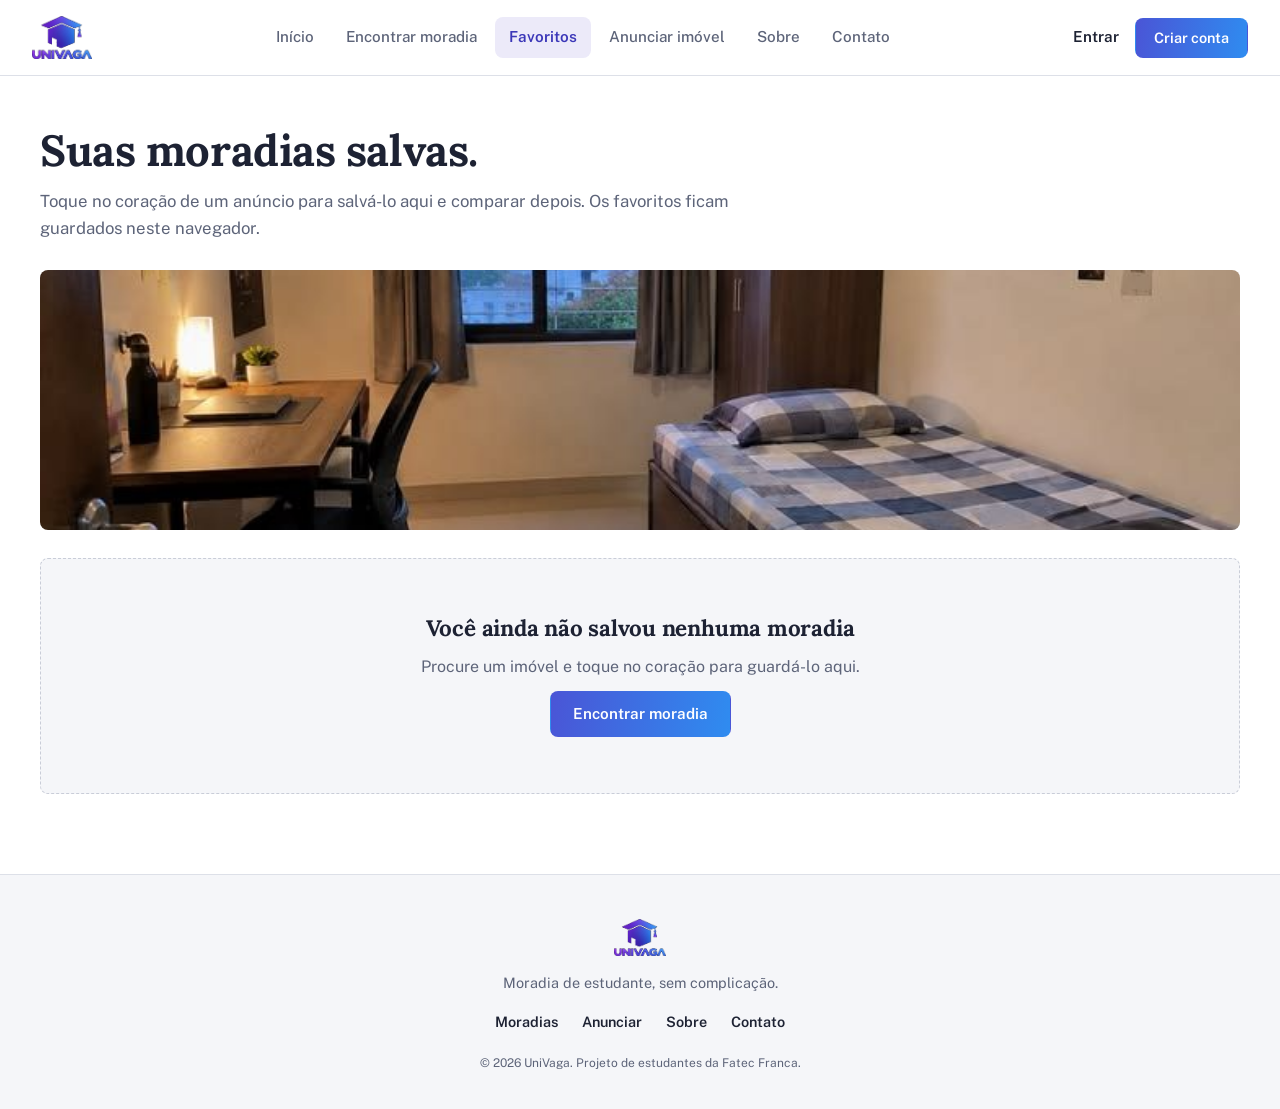
<file: favoritos.html>
<!doctype html>
<html lang="pt-BR">
  <head>
    <meta charset="utf-8" />
    <meta name="viewport" content="width=device-width,initial-scale=1" />
    <title>Favoritos — UniVaga</title>
    <link rel="preconnect" href="https://fonts.googleapis.com" />
    <link rel="preconnect" href="https://fonts.gstatic.com" crossorigin />
    <link href="https://fonts.googleapis.com/css2?family=Lora:wght@600;700&family=Public+Sans:wght@400;500;600;700&display=swap" rel="stylesheet" />
    <link rel="stylesheet" href="css/style.css" />
  </head>
  <body class="">
    <header class="site-header">
      <input type="checkbox" id="menu-check" class="menu-check" aria-hidden="true" /><a class="brand" href="index.html" aria-label="UniVaga início"><span class="brand-mark"><img src="foto/logo.png" alt="Logo UniVaga" /></span></a>
      <nav class="main-nav">
        <a href="index.html">Início</a><a href="buscar.html">Encontrar moradia</a><a class="active" href="favoritos.html">Favoritos</a><a href="anunciar.html">Anunciar imóvel</a><a href="sobre.html">Sobre</a><a href="contato.html">Contato</a>
      </nav>
      <div class="header-actions">
        <a class="text-link" href="login.html">Entrar</a><a class="btn btn-primary btn-small" href="cadastro.html">Criar conta</a><label class="menu-toggle" for="menu-check" aria-label="Abrir menu">☰</label>
      </div>
    </header>
    <main class="page section-wrap">
      <div class="page-heading">
        <h1>Suas moradias salvas.</h1>
        <p>
          Toque no coração de um anúncio para salvá-lo aqui e comparar depois.
          Os favoritos ficam guardados neste navegador.
        </p>
      </div>
      <img class="page-banner" src="foto/quarto-aconchegante.jpg" alt="Quarto individual aconchegante com cama, mesa de estudos e janela" />
      <div class="listing-grid" id="favoritos-grid" hidden></div>
      <div class="empty-state" id="favoritos-vazio" hidden>
        <h2>Você ainda não salvou nenhuma moradia</h2>
        <p>Procure um imóvel e toque no coração para guardá-lo aqui.</p>
        <a class="btn btn-primary" href="buscar.html">Encontrar moradia</a>
      </div>
    </main>
    <footer class="site-footer">
      <a class="brand footer-brand" href="index.html"><span class="brand-mark"><img src="foto/logo.png" alt="Logo UniVaga" /></span></a>
      <p>Moradia de estudante, sem complicação.</p>
      <div class="footer-links">
        <a href="buscar.html">Moradias</a><a href="anunciar.html">Anunciar</a><a href="sobre.html">Sobre</a><a href="contato.html">Contato</a>
      </div>
      <small>© 2026 UniVaga. Projeto de estudantes da Fatec Franca.</small>
    </footer>
    <script src="js/main.js" defer></script>
  </body>
</html>
</file>
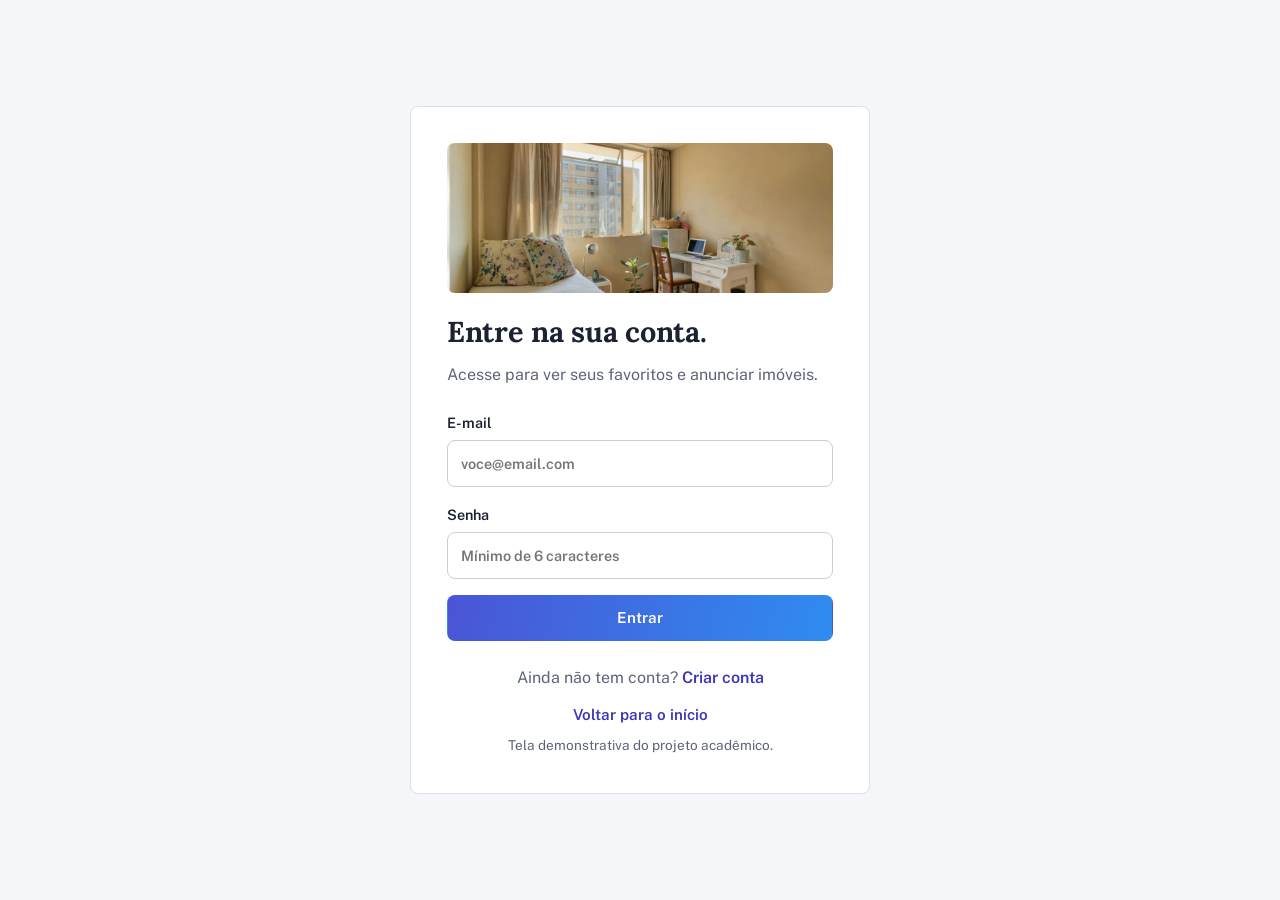
<file: login.html>
<!doctype html>
<html lang="pt-BR">
  <head>
    <meta charset="utf-8" />
    <meta name="viewport" content="width=device-width,initial-scale=1" />
    <title>Entrar — UniVaga</title>
    <link rel="preconnect" href="https://fonts.googleapis.com" />
    <link rel="preconnect" href="https://fonts.gstatic.com" crossorigin />
    <link href="https://fonts.googleapis.com/css2?family=Lora:wght@600;700&family=Public+Sans:wght@400;500;600;700&display=swap" rel="stylesheet" />
    <link rel="stylesheet" href="css/style.css" />
  </head>
  <body class="auth-page">
    <main class="auth-card">
      <img class="auth-photo" src="foto/individual-1.jpg" alt="Quarto individual com cama, janela e mesa de estudos" />
      <h1>Entre na sua conta.</h1>
      <p>Acesse para ver seus favoritos e anunciar imóveis.</p>
      <form action="buscar.html" method="get">
        <label>E-mail<input type="email" name="email" required placeholder="voce@email.com" /></label><label>Senha<input type="password" name="password" required minlength="6" placeholder="Mínimo de 6 caracteres" /></label><button class="btn btn-primary full" type="submit">Entrar</button>
      </form>
      <p class="auth-switch">
        Ainda não tem conta? <a href="cadastro.html">Criar conta</a>
      </p>
      <a class="back-link" href="index.html">Voltar para o início</a>
      <p class="form-note">Tela demonstrativa do projeto acadêmico.</p>
    </main>
    <script src="js/main.js" defer></script>
  </body>
</html>
</file>
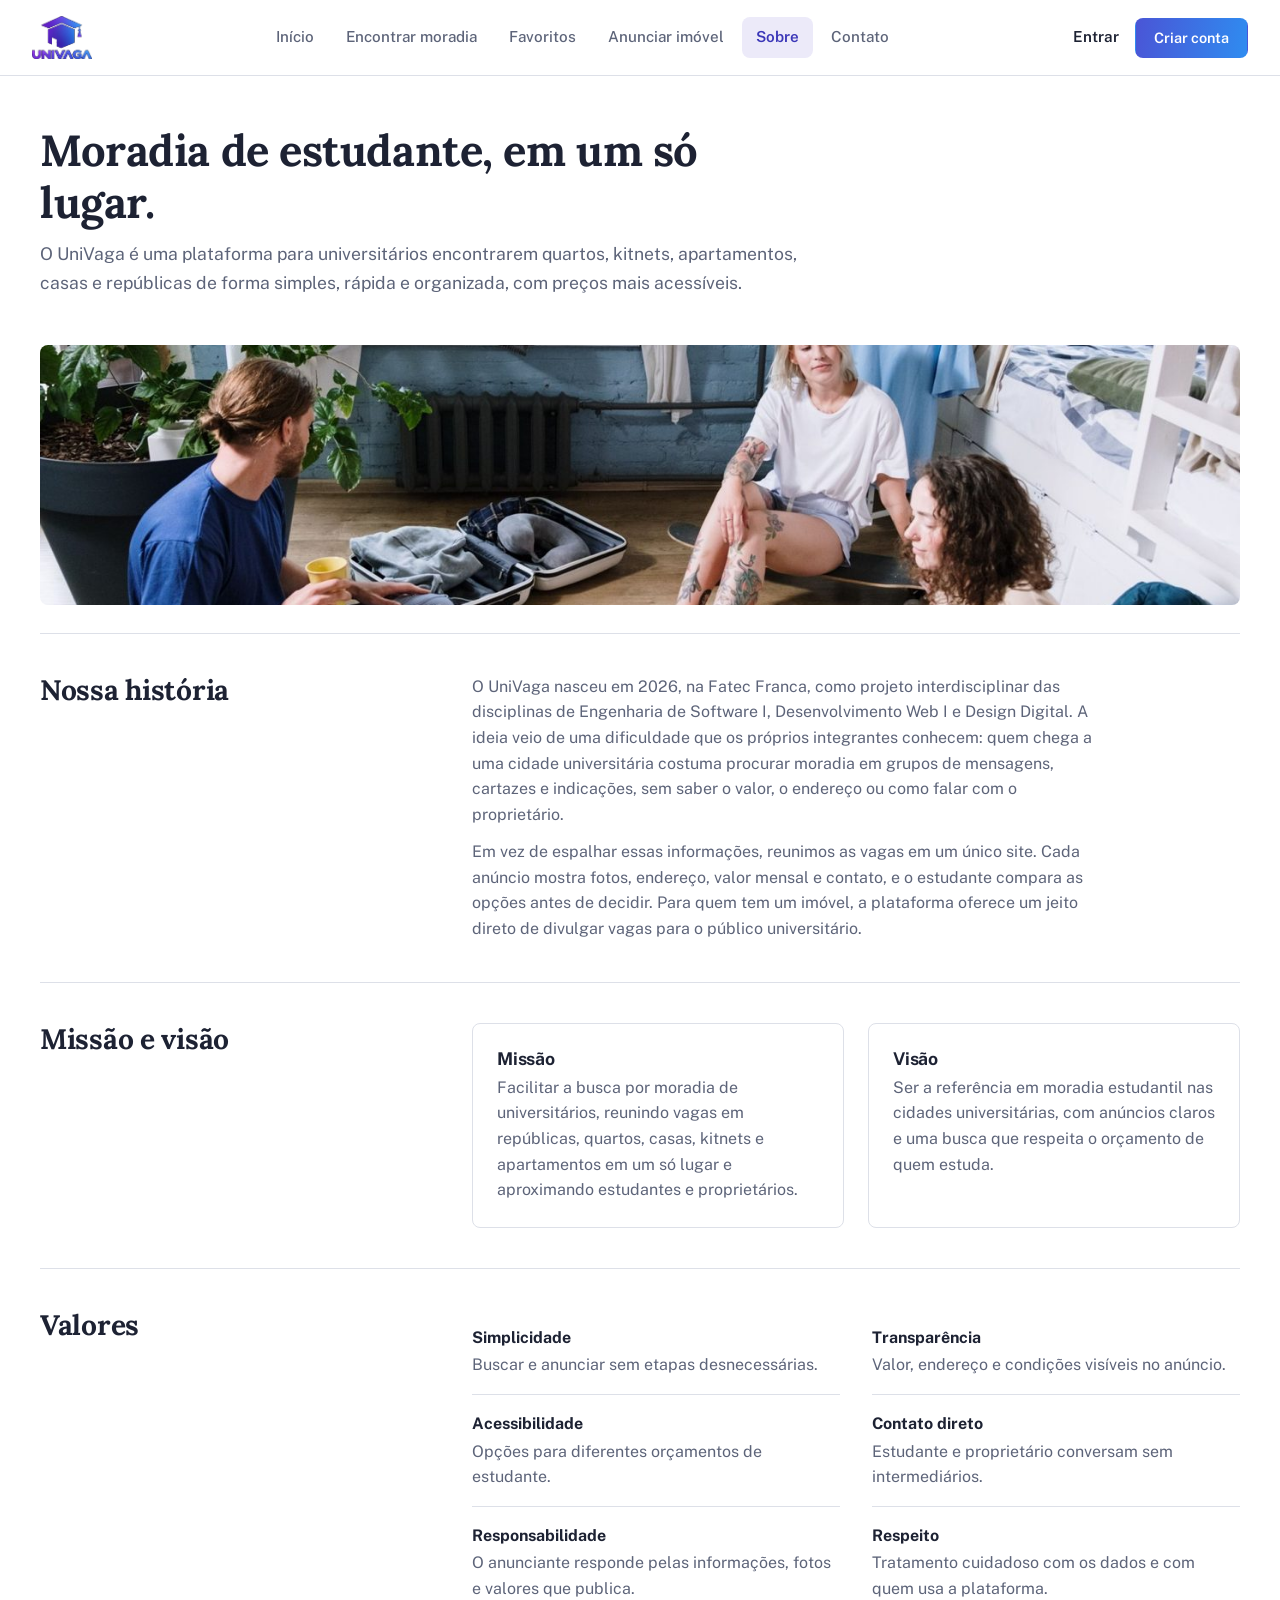
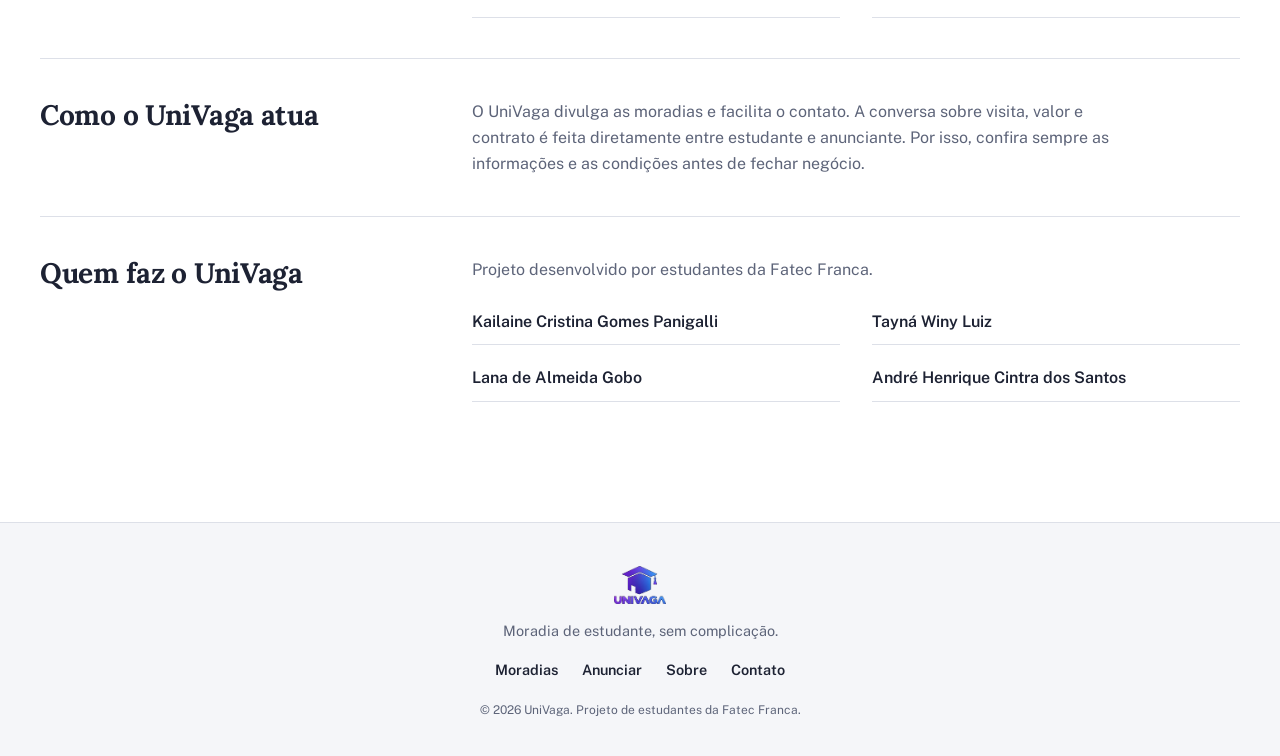
<file: sobre.html>
<!doctype html>
<html lang="pt-BR">
  <head>
    <meta charset="utf-8" />
    <meta name="viewport" content="width=device-width,initial-scale=1" />
    <title>Sobre — UniVaga</title>
    <link rel="preconnect" href="https://fonts.googleapis.com" />
    <link rel="preconnect" href="https://fonts.gstatic.com" crossorigin />
    <link href="https://fonts.googleapis.com/css2?family=Lora:wght@600;700&family=Public+Sans:wght@400;500;600;700&display=swap" rel="stylesheet" />
    <link rel="stylesheet" href="css/style.css" />
  </head>
  <body class="">
    <header class="site-header">
      <input type="checkbox" id="menu-check" class="menu-check" aria-hidden="true" /><a class="brand" href="index.html" aria-label="UniVaga início"><span class="brand-mark"><img src="foto/logo.png" alt="Logo UniVaga" /></span></a>
      <nav class="main-nav">
        <a href="index.html">Início</a><a href="buscar.html">Encontrar moradia</a><a href="favoritos.html">Favoritos</a><a href="anunciar.html">Anunciar imóvel</a><a class="active" href="sobre.html">Sobre</a><a href="contato.html">Contato</a>
      </nav>
      <div class="header-actions">
        <a class="text-link" href="login.html">Entrar</a><a class="btn btn-primary btn-small" href="cadastro.html">Criar conta</a><label class="menu-toggle" for="menu-check" aria-label="Abrir menu">☰</label>
      </div>
    </header>
    <main class="page section-wrap">
      <div class="about-intro">
        <h1>Moradia de estudante, em um só lugar.</h1>
        <p>
          O UniVaga é uma plataforma para universitários encontrarem quartos,
          kitnets, apartamentos, casas e repúblicas de forma simples, rápida e
          organizada, com preços mais acessíveis.
        </p>
      </div>

      <img class="page-banner" src="foto/hero-estudantes.jpg" alt="Estudantes conversando em um quarto compartilhado" />
      <section class="about-block">
        <h2>Nossa história</h2>
        <div>
          <p>
            O UniVaga nasceu em 2026, na Fatec Franca, como projeto
            interdisciplinar das disciplinas de Engenharia de Software I,
            Desenvolvimento Web I e Design Digital. A ideia veio de uma
            dificuldade que os próprios integrantes conhecem: quem chega a uma
            cidade universitária costuma procurar moradia em grupos de
            mensagens, cartazes e indicações, sem saber o valor, o endereço ou
            como falar com o proprietário.
          </p>
          <p>
            Em vez de espalhar essas informações, reunimos as vagas em um único
            site. Cada anúncio mostra fotos, endereço, valor mensal e contato, e
            o estudante compara as opções antes de decidir. Para quem tem um
            imóvel, a plataforma oferece um jeito direto de divulgar vagas para
            o público universitário.
          </p>
        </div>
      </section>

      <section class="about-block">
        <h2>Missão e visão</h2>
        <div class="about-columns">
          <div class="about-card">
            <h3>Missão</h3>
            <p>
              Facilitar a busca por moradia de universitários, reunindo vagas
              em repúblicas, quartos, casas, kitnets e apartamentos em um só
              lugar e aproximando estudantes e proprietários.
            </p>
          </div>
          <div class="about-card">
            <h3>Visão</h3>
            <p>
              Ser a referência em moradia estudantil nas cidades universitárias,
              com anúncios claros e uma busca que respeita o orçamento de quem
              estuda.
            </p>
          </div>
        </div>
      </section>

      <section class="about-block">
        <h2>Valores</h2>
        <dl class="values-list">
          <div><dt>Simplicidade</dt><dd>Buscar e anunciar sem etapas desnecessárias.</dd></div>
          <div><dt>Transparência</dt><dd>Valor, endereço e condições visíveis no anúncio.</dd></div>
          <div><dt>Acessibilidade</dt><dd>Opções para diferentes orçamentos de estudante.</dd></div>
          <div><dt>Contato direto</dt><dd>Estudante e proprietário conversam sem intermediários.</dd></div>
          <div><dt>Responsabilidade</dt><dd>O anunciante responde pelas informações, fotos e valores que publica.</dd></div>
          <div><dt>Respeito</dt><dd>Tratamento cuidadoso com os dados e com quem usa a plataforma.</dd></div>
        </dl>
      </section>

      <section class="about-block">
        <h2>Como o UniVaga atua</h2>
        <div>
          <p>
            O UniVaga divulga as moradias e facilita o contato. A conversa sobre
            visita, valor e contrato é feita diretamente entre estudante e
            anunciante. Por isso, confira sempre as informações e as condições
            antes de fechar negócio.
          </p>
        </div>
      </section>

      <section class="about-block">
        <h2>Quem faz o UniVaga</h2>
        <div>
          <p>Projeto desenvolvido por estudantes da Fatec Franca.</p>
          <ul class="team-list">
            <li>Kailaine Cristina Gomes Panigalli</li>
            <li>Tayná Winy Luiz</li>
            <li>Lana de Almeida Gobo</li>
            <li>André Henrique Cintra dos Santos</li>
          </ul>
        </div>
      </section>
    </main>
    <footer class="site-footer">
      <a class="brand footer-brand" href="index.html"><span class="brand-mark"><img src="foto/logo.png" alt="Logo UniVaga" /></span></a>
      <p>Moradia de estudante, sem complicação.</p>
      <div class="footer-links">
        <a href="buscar.html">Moradias</a><a href="anunciar.html">Anunciar</a><a href="sobre.html">Sobre</a><a href="contato.html">Contato</a>
      </div>
      <small>© 2026 UniVaga. Projeto de estudantes da Fatec Franca.</small>
    </footer>
    <script src="js/main.js" defer></script>
  </body>
</html>
</file>
<file: css/style.css>
:root {
  --accent: #3b37b8;
  --accent-dark: #2d2a96;
  --accent-soft: #eceaf9;
  --ink: #1d2233;
  --muted: #5d6479;
  --line: #dde0e8;
  --surface: #f5f6f9;
  --white: #fff;
  --radius: 8px;
  --font: 'Public Sans', 'Segoe UI', Roboto, 'Helvetica Neue', Arial, sans-serif;
}

* { box-sizing: border-box; }
html { scroll-behavior: smooth; }
body {
  margin: 0;
  color: var(--ink);
  background: var(--white);
  font-family: var(--font);
  font-size: 16px;
  line-height: 1.6;
}
a { color: inherit; text-decoration: none; }
img { max-width: 100%; }
button, input, select, textarea { font: inherit; }
:focus-visible { outline: 3px solid #8b88e8; outline-offset: 2px; }

h1, h2, h3 { margin: 0 0 12px; line-height: 1.2; font-weight: 700; letter-spacing: -.01em; }
h1, h2 { font-family: 'Lora', Georgia, 'Times New Roman', serif; }
h3 { font-family: var(--font); }
h1 { font-size: clamp(2rem, 3.4vw, 3rem); }
h2 { font-size: clamp(1.5rem, 2.2vw, 2rem); }
h3 { font-size: 1.1rem; }
p { margin: 0 0 12px; }

.section-wrap { width: min(1200px, calc(100% - 48px)); margin: 0 auto; }

.site-header {
  position: sticky; top: 0; z-index: 20;
  height: 76px; padding: 0 32px;
  display: flex; align-items: center; gap: 32px;
  background: var(--white);
  border-bottom: 1px solid var(--line);
}
.brand { display: flex; align-items: center; flex-shrink: 0; }
.brand-mark { display: block; width: 60px; height: 60px; }
.brand-mark img { width: 100%; height: 100%; object-fit: contain; display: block; }

.main-nav { display: flex; justify-content: center; gap: 4px; flex: 1; }
.main-nav > a {
  padding: 8px 14px; border-radius: var(--radius);
  font-size: .95rem; font-weight: 500; color: var(--muted);
}
.main-nav > a:hover { color: var(--ink); background: var(--surface); }
.main-nav > a.active { color: var(--accent); background: var(--accent-soft); font-weight: 600; }

.header-actions { display: flex; align-items: center; gap: 16px; }
.text-link { font-size: .95rem; font-weight: 600; }
.text-link:hover { color: var(--accent); }

.menu-check { position: absolute; opacity: 0; pointer-events: none; }
.menu-toggle {
  display: none; cursor: pointer; font-size: 1.3rem; line-height: 1;
  padding: 8px 12px; border: 1px solid var(--line); border-radius: var(--radius);
}
.menu-check:focus-visible ~ .header-actions .menu-toggle { outline: 3px solid #8b88e8; outline-offset: 2px; }

.btn {
  display: inline-flex; align-items: center; justify-content: center;
  min-height: 46px; padding: 0 22px;
  border: 1px solid transparent; border-radius: var(--radius);
  font-weight: 600; font-size: .95rem; cursor: pointer;
  transition: background-color .15s, border-color .15s;
}
.btn-primary { background: linear-gradient(100deg, #4a55d6, #2f8cf0); color: #fff; }
.btn-primary:hover { background: linear-gradient(100deg, #3f49c2, #277ad6); }
.btn-small { min-height: 40px; padding: 0 18px; font-size: .9rem; }
.btn-quiet { background: var(--white); color: var(--ink); border-color: var(--line); }
.btn-quiet:hover { border-color: var(--accent); color: var(--accent); }
.btn-white { background: #fff; color: var(--accent); }
.btn-white:hover { background: var(--accent-soft); }
.full { width: 100%; }

.hero {
  background: linear-gradient(135deg, #d6e6f7 0%, #e6f0fb 100%);
  border-bottom: 1px solid #c9daf0;
  padding: 72px max(24px, calc((100% - 1240px) / 2));
  display: grid; grid-template-columns: 1fr 1fr; gap: 64px; align-items: center;
}
.eyebrow {
  display: inline-flex; align-items: center; gap: 10px; margin-bottom: 18px;
  font-size: .78rem; font-weight: 700; letter-spacing: .12em; color: #44587a;
}
.eyebrow-dot { width: 9px; height: 9px; border-radius: 50%; background: #3b6fd8; }
.hero h1 {
  font-size: clamp(2.4rem, 4vw, 3.9rem); line-height: 1.1; max-width: 12em;
  color: #46587a; margin-bottom: 20px;
}
.hero h1 em { font-style: normal; color: #4f86cf; }
.hero-copy > p { font-size: 1.05rem; color: #4a5670; max-width: 33em; margin-bottom: 28px; }
.hero-search { display: grid; grid-template-columns: 1fr 1fr; gap: 12px; max-width: 600px; }
.search-field {
  display: flex; align-items: center; min-height: 52px; padding: 0 16px;
  background: #fff; border: 1px solid #d3deee; border-radius: 12px;
}
.search-field:focus-within { border-color: var(--accent); }
.search-field input, .search-field select {
  width: 100%; padding: 0; border: 0; outline: 0; box-shadow: none; background: transparent; color: var(--ink);
}
.hero-search .btn { grid-column: 1 / -1; min-height: 54px; border-radius: 12px; font-size: 1rem; }
.hero-visual { position: relative; }
.hero-photo {
  border-radius: 28px; overflow: hidden; aspect-ratio: 4 / 3; background: #cfd9e8;
  box-shadow: 0 24px 50px rgba(50, 70, 110, .22);
}
.hero-photo img { width: 100%; height: 100%; object-fit: cover; object-position: center 40%; display: block; }
.floating-note {
  position: absolute; display: flex; align-items: center; gap: 12px;
  padding: 14px 18px; min-width: 240px; background: #fff; border-radius: 16px;
  box-shadow: 0 12px 30px rgba(50, 70, 110, .18);
}
.floating-note strong { display: block; font-size: .92rem; line-height: 1.3; }
.floating-note small { display: block; font-size: .78rem; color: var(--muted); }
.note-icon {
  width: 38px; height: 38px; flex-shrink: 0; border-radius: 12px; display: grid; place-items: center;
  font-weight: 700; background: #e3ecfb; color: #3b6fd8;
}
.note-top { top: 24px; left: -36px; }
.note-bottom { bottom: 28px; right: -24px; }

.type-section { padding: 72px 0 24px; }
.featured-section { padding: 48px 0 72px; }
.section-heading {
  display: flex; align-items: end; justify-content: space-between; gap: 24px; margin-bottom: 28px;
}
.section-heading h2 { margin-bottom: 4px; }
.section-heading p { color: var(--muted); margin: 0; }
.arrow-link { font-weight: 600; color: var(--accent); white-space: nowrap; }
.arrow-link:hover { text-decoration: underline; }

.type-grid { display: grid; grid-template-columns: repeat(5, 1fr); border: 1px solid var(--line); border-radius: var(--radius); overflow: hidden; }
.type-card { display: block; padding: 20px 22px; background: #fff; border-right: 1px solid var(--line); }
.type-card:last-child { border-right: 0; }
.type-card:hover { background: var(--accent-soft); }
.type-card strong { display: block; font-size: 1.05rem; margin-bottom: 4px; }
.type-card span { color: var(--muted); font-size: .88rem; line-height: 1.45; display: block; }

.listing-grid { display: grid; grid-template-columns: repeat(3, 1fr); gap: 24px; }
.listing-card {
  background: #fff; border: 1px solid var(--line); border-radius: var(--radius); overflow: hidden;
  display: flex; flex-direction: column;
}
.listing-card:hover { border-color: #b9b7ea; }
.listing-image { position: relative; aspect-ratio: 3 / 2; background: #e4e6ec; overflow: hidden; }
.listing-image img { width: 100%; height: 100%; object-fit: cover; display: block; }
.listing-tag {
  position: absolute; top: 12px; left: 12px; padding: 4px 10px;
  background: #fff; color: var(--ink); border-radius: 4px;
  font-size: .78rem; font-weight: 600;
}
.listing-content { padding: 18px 20px 20px; display: flex; flex-direction: column; flex: 1; }
.listing-location { color: var(--muted); font-size: .85rem; margin-bottom: 4px; }
.listing-title { font-size: 1.05rem; line-height: 1.35; margin-bottom: 6px; }
.listing-description { display: none; }
.listing-features {
  display: flex; flex-wrap: wrap; gap: 4px 14px; margin: 0 0 16px;
  color: var(--muted); font-size: .88rem;
}
.listing-bottom {
  margin-top: auto; padding-top: 14px; border-top: 1px solid var(--line);
  display: flex; align-items: center; justify-content: space-between; gap: 10px;
}
.listing-price { font-size: 1.2rem; font-weight: 700; }
.detail-link { font-size: .9rem; font-weight: 600; color: var(--accent); }
.detail-link:hover { text-decoration: underline; }

.steps-section {
  padding: 72px 0; border-top: 1px solid var(--line);
  display: grid; grid-template-columns: 1fr 1.2fr; gap: 72px; align-items: start;
}
.steps-intro p { color: var(--muted); max-width: 28em; margin-bottom: 24px; }
.steps-list article { display: flex; gap: 20px; padding: 20px 0; border-bottom: 1px solid var(--line); }
.steps-list article:first-child { padding-top: 0; }
.steps-list article:last-child { border-bottom: 0; }
.step-number {
  flex-shrink: 0; width: 36px; height: 36px; border-radius: 50%;
  display: grid; place-items: center;
  background: var(--accent-soft); color: var(--accent); font-weight: 700; font-size: .95rem;
}
.steps-list h3 { margin-bottom: 2px; }
.steps-list p { margin: 0; color: var(--muted); }

.owner-cta {
  width: min(1200px, calc(100% - 48px)); margin: 0 auto 72px; padding: 36px 40px;
  background: var(--accent); color: #fff; border-radius: var(--radius);
  display: flex; align-items: center; justify-content: space-between; gap: 32px;
}
.owner-cta h2 { color: #fff; margin-bottom: 4px; font-size: 1.5rem; }
.owner-cta p { margin: 0; color: #d9d8f5; }

.site-footer {
  background: var(--surface); border-top: 1px solid var(--line);
  padding: 36px 32px; text-align: center; color: var(--muted); font-size: .9rem;
}
.footer-brand { justify-content: center; }
.footer-brand .brand-mark { width: 52px; height: 52px; }
.site-footer > p { margin: 8px 0 0; }
.footer-links { display: flex; justify-content: center; gap: 24px; margin: 16px 0; font-weight: 600; color: var(--ink); }
.footer-links a:hover { color: var(--accent); }
.site-footer small { color: var(--muted); }

.page { padding-top: 48px; padding-bottom: 80px; min-height: 70vh; }
.page-heading { margin-bottom: 28px; max-width: 700px; }
.page-heading p { color: var(--muted); font-size: 1.05rem; }
.page-banner { display: block; width: 100%; height: 260px; object-fit: cover; border-radius: var(--radius); margin-bottom: 28px; }

.filter-panel {
  display: grid; grid-template-columns: 1.4fr 1fr .8fr auto auto; gap: 12px; align-items: end;
  padding: 20px; margin-bottom: 28px;
  background: var(--surface); border: 1px solid var(--line); border-radius: var(--radius);
}
.filter-panel label { display: flex; flex-direction: column; gap: 6px; font-size: .85rem; font-weight: 600; }
.results-meta { display: flex; justify-content: space-between; align-items: center; margin-bottom: 20px; }
.results-meta p { margin: 0; font-weight: 600; }
.sort-label { color: var(--muted); font-size: .9rem; }

input, select, textarea {
  width: 100%; padding: 11px 13px; color: var(--ink);
  background: #fff; border: 1px solid #c9cdd8; border-radius: var(--radius);
}
input:focus, select:focus, textarea:focus { border-color: var(--accent); outline: 0; box-shadow: 0 0 0 3px #dcdaf6; }
textarea { resize: vertical; }

.form-card { padding: 0; }
.form-grid { display: grid; grid-template-columns: 1fr 1fr; gap: 18px; }
.form-grid-3 { grid-template-columns: repeat(3, 1fr); }
.form-card label { display: flex; flex-direction: column; gap: 6px; font-size: .9rem; font-weight: 600; }
.span-2 { grid-column: span 2; }
.form-section { margin: 0 0 20px; padding: 24px; min-width: 0; border: 1px solid var(--line); border-radius: var(--radius); background: #fff; }
.form-section legend { padding: 0 8px; font-weight: 700; font-size: 1.05rem; }
.checkbox-label { flex-direction: row !important; align-items: flex-start; font-weight: 500 !important; }
.checkbox-label input { width: auto; margin-top: 5px; }
.form-actions { margin-top: 24px; }
.form-note { font-size: .85rem; color: var(--muted); }
.form-card > .btn { margin-top: 18px; }
.form-card > label { margin-bottom: 18px; }

.check-grid { display: flex; flex-wrap: wrap; gap: 8px; }
.check-pill { display: inline-flex; cursor: pointer; }
.check-pill input { position: absolute; opacity: 0; pointer-events: none; width: auto; }
.check-pill span {
  padding: 8px 14px; border: 1px solid #c9cdd8; border-radius: 999px;
  background: #fff; font-size: .9rem; font-weight: 500;
}
.check-pill input:checked + span { background: var(--accent); border-color: var(--accent); color: #fff; }
.check-pill input:focus-visible + span { outline: 3px solid #8b88e8; outline-offset: 2px; }

.detalhes-lista .imovel { display: none; scroll-margin-top: 100px; }
.detalhes-lista .imovel:target { display: block; }
.detalhes-lista:not(:has(.imovel:target)) #imovel-1 { display: block; }
.back-link { display: inline-block; margin-bottom: 20px; color: var(--accent); font-weight: 600; font-size: .95rem; }
.back-link:hover { text-decoration: underline; }
.detail-layout { display: grid; grid-template-columns: 1.4fr 1fr; gap: 40px; align-items: start; }
.detail-photo { width: 100%; aspect-ratio: 3 / 2; object-fit: cover; border-radius: var(--radius); display: block; }
.detail-panel {
  position: sticky; top: 96px; padding: 28px;
  border: 1px solid var(--line); border-radius: var(--radius); background: #fff;
}
.detail-panel h1 { font-size: 1.6rem; }
.detail-panel .listing-location { margin-bottom: 14px; }
.detail-price { font-size: 1.8rem; font-weight: 700; }
.detail-price small { font-size: .9rem; font-weight: 500; color: var(--muted); }
.detail-facts { display: grid; grid-template-columns: repeat(3, 1fr); gap: 8px; margin: 20px 0; }
.detail-facts div { padding: 12px 6px; background: var(--surface); border-radius: var(--radius); text-align: center; font-size: .8rem; color: var(--muted); }
.detail-facts strong { display: block; font-size: 1.05rem; color: var(--ink); }
.detail-panel .btn { width: 100%; margin-top: 10px; }
.detail-description { color: var(--muted); line-height: 1.75; }
.detail-panel .detail-description { display: none; }
.detail-section { padding-top: 32px; }
.detail-section h2 { margin-bottom: 8px; }

.info-grid { display: grid; grid-template-columns: 1fr 1fr; margin: 12px 0 0; border: 1px solid var(--line); border-radius: var(--radius); overflow: hidden; }
.info-grid > div { padding: 12px 16px; border-bottom: 1px solid var(--line); }
.info-grid > div:nth-child(odd):not(.span-2) { border-right: 1px solid var(--line); }
.info-grid > div:last-child { border-bottom: 0; }
.info-grid dt { font-size: .8rem; color: var(--muted); }
.info-grid dd { margin: 0; font-weight: 600; }
.info-grid .span-2 { grid-column: span 2; }

.chip-list { list-style: none; margin: 12px 0 0; padding: 0; display: flex; flex-wrap: wrap; gap: 8px; }
.chip-list li { padding: 6px 14px; border: 1px solid var(--line); border-radius: 999px; font-size: .9rem; }

.owner-card { margin-top: 32px; padding: 24px; background: var(--surface); border: 1px solid var(--line); border-radius: var(--radius); }
.owner-card h3 { font-size: 1.25rem; margin: 0 0 10px; }
.owner-card p { margin: 4px 0; }
.owner-card a { color: var(--accent); font-weight: 600; }

.auth-page { min-height: 100vh; padding: 48px 20px; background: var(--surface); display: flex; flex-direction: column; align-items: center; justify-content: center; }
.auth-card { width: min(100%, 460px); padding: 36px; background: #fff; border: 1px solid var(--line); border-radius: var(--radius); }
.auth-card h1 { font-size: 1.8rem; }
.auth-card > p { color: var(--muted); }
.auth-card form { display: grid; gap: 16px; margin: 24px 0; }
.auth-card label { display: flex; flex-direction: column; gap: 6px; font-weight: 600; font-size: .9rem; }
.auth-switch { text-align: center; }
.auth-switch a { color: var(--accent); font-weight: 600; }
.auth-card .back-link { display: block; text-align: center; margin-bottom: 8px; }
.auth-card .form-note { text-align: center; margin: 0; }

@media (max-width: 1000px) {
  .hero { grid-template-columns: 1fr; gap: 32px; padding: 48px 24px; }
  .type-grid { grid-template-columns: repeat(2, 1fr); }
  .type-card { border-bottom: 1px solid var(--line); }
  .listing-grid { grid-template-columns: repeat(2, 1fr); }
  .steps-section { grid-template-columns: 1fr; gap: 32px; }
  .detail-layout { grid-template-columns: 1fr; }
  .detail-panel { position: static; }
  .filter-panel { grid-template-columns: 1fr 1fr; }
}

@media (max-width: 760px) {
  .site-header { height: 68px; padding: 0 16px; gap: 12px; }
  .brand-mark { width: 52px; height: 52px; }
  .header-actions { margin-left: auto; }
  .header-actions .text-link, .header-actions .btn { display: none; }
  .menu-toggle { display: block; }
  .main-nav {
    display: none; position: absolute; top: 100%; left: 0; right: 0;
    flex-direction: column; padding: 8px 16px 16px;
    background: #fff; border-bottom: 1px solid var(--line);
  }
  .menu-check:checked ~ .main-nav { display: flex; }
  .main-nav > a { padding: 12px; }

  .hero-search, .filter-panel, .form-grid { grid-template-columns: 1fr; }
  .form-grid-3 { grid-template-columns: 1fr 1fr; }
  .span-2 { grid-column: auto; }
  .listing-grid { grid-template-columns: 1fr; }
  .section-heading { flex-direction: column; align-items: flex-start; gap: 8px; }
  .type-grid { grid-template-columns: 1fr; }
  .type-card { border-right: 0; }
  .type-section { padding-top: 48px; }
  .owner-cta { flex-direction: column; align-items: flex-start; padding: 28px 24px; }
  .owner-cta .btn { width: 100%; }
  .info-grid { grid-template-columns: 1fr; }
  .info-grid > div:nth-child(odd):not(.span-2) { border-right: 0; }
  .info-grid .span-2 { grid-column: auto; }
  .results-meta { flex-direction: column; align-items: flex-start; gap: 6px; }
  .page-banner { height: 180px; }
  .form-section { padding: 18px 16px; }
  .auth-card { padding: 28px 20px; }
}

@media (prefers-reduced-motion: reduce) {
  html { scroll-behavior: auto; }
  * { transition: none !important; }
}

.about-intro { max-width: 760px; margin-bottom: 48px; }
.about-intro p { font-size: 1.1rem; color: var(--muted); }
.about-block { display: grid; grid-template-columns: 1fr 2fr; gap: 48px; padding: 40px 0; border-top: 1px solid var(--line); }
.about-block h2 { margin: 0; }
.about-block p { color: var(--muted); max-width: 40em; }
.about-block p:last-child { margin-bottom: 0; }
.about-columns { display: grid; grid-template-columns: 1fr 1fr; gap: 24px; }
.about-card { padding: 24px; border: 1px solid var(--line); border-radius: var(--radius); background: #fff; }
.about-card h3 { margin-bottom: 6px; }
.about-card p { margin: 0; color: var(--muted); }
.values-list { margin: 0; display: grid; grid-template-columns: 1fr 1fr; gap: 0 32px; }
.values-list div { padding: 16px 0; border-bottom: 1px solid var(--line); }
.values-list dt { font-weight: 700; }
.values-list dd { margin: 2px 0 0; color: var(--muted); }
.team-list { list-style: none; margin: 16px 0 0; padding: 0; display: grid; grid-template-columns: 1fr 1fr; gap: 10px 32px; }
.team-list li { padding: 10px 0; border-bottom: 1px solid var(--line); font-weight: 600; }

.contact-layout { display: grid; grid-template-columns: 1fr 1.4fr; gap: 40px; align-items: start; }
.contact-info { padding: 28px; border: 1px solid var(--line); border-radius: var(--radius); background: var(--surface); }
.contact-info dl { margin: 0; }
.contact-info dt { font-size: .8rem; color: var(--muted); margin-top: 18px; }
.contact-info dt:first-child { margin-top: 0; }
.contact-info dd { margin: 2px 0 0; font-weight: 600; font-size: 1.05rem; }
.contact-info a { color: var(--accent); }
.contact-info a:hover { text-decoration: underline; }

@media (max-width: 1000px) {
  .hero { grid-template-columns: 1fr; gap: 40px; padding: 48px 24px; }
  .note-top { left: 12px; } .note-bottom { right: 12px; }
  .about-block, .contact-layout { grid-template-columns: 1fr; gap: 20px; }
}
@media (max-width: 760px) {
  .about-columns, .values-list, .team-list { grid-template-columns: 1fr; }
  .floating-note { min-width: 0; padding: 10px 12px; }
  .floating-note small { display: none; }
  .note-top { top: 12px; } .note-bottom { bottom: 12px; }
}

[hidden] { display: none !important; }

.favorite-btn {
  position: absolute; top: 12px; right: 12px; width: 38px; height: 38px;
  display: grid; place-items: center; cursor: pointer;
  background: #fff; color: var(--accent); border: 1px solid var(--line); border-radius: 50%;
}
.favorite-btn svg { fill: none; stroke: currentColor; stroke-width: 2; stroke-linejoin: round; }
.favorite-btn:hover { border-color: var(--accent); }
.favorite-btn[aria-pressed="true"] svg { fill: currentColor; }

.nav-count {
  display: inline-grid; place-items: center; min-width: 20px; height: 20px; margin-left: 6px; padding: 0 6px;
  border-radius: 999px; background: var(--accent); color: #fff; font-size: .72rem; font-weight: 700; line-height: 1;
}
.main-nav > a.active .nav-count { background: var(--accent-dark); }

.sort-label { display: flex; align-items: center; gap: 8px; }
.sort-label select { width: auto; padding: 8px 12px; }

.empty-state { padding: 56px 24px; text-align: center; border: 1px dashed #c9cdd8; border-radius: var(--radius); background: var(--surface); }
.empty-state h2 { font-size: 1.4rem; }
.empty-state p { color: var(--muted); }

.field-error { color: #b3261e; font-size: .85rem; font-weight: 500; }
[aria-invalid="true"] { border-color: #b3261e; }
.form-status { margin: 16px 0 0; padding: 12px 16px; background: var(--accent-soft); border-radius: var(--radius); color: var(--accent-dark); font-weight: 600; }

.auth-photo { display: block; width: 100%; height: 150px; object-fit: cover; border-radius: var(--radius); margin-bottom: 22px; }
</file>
